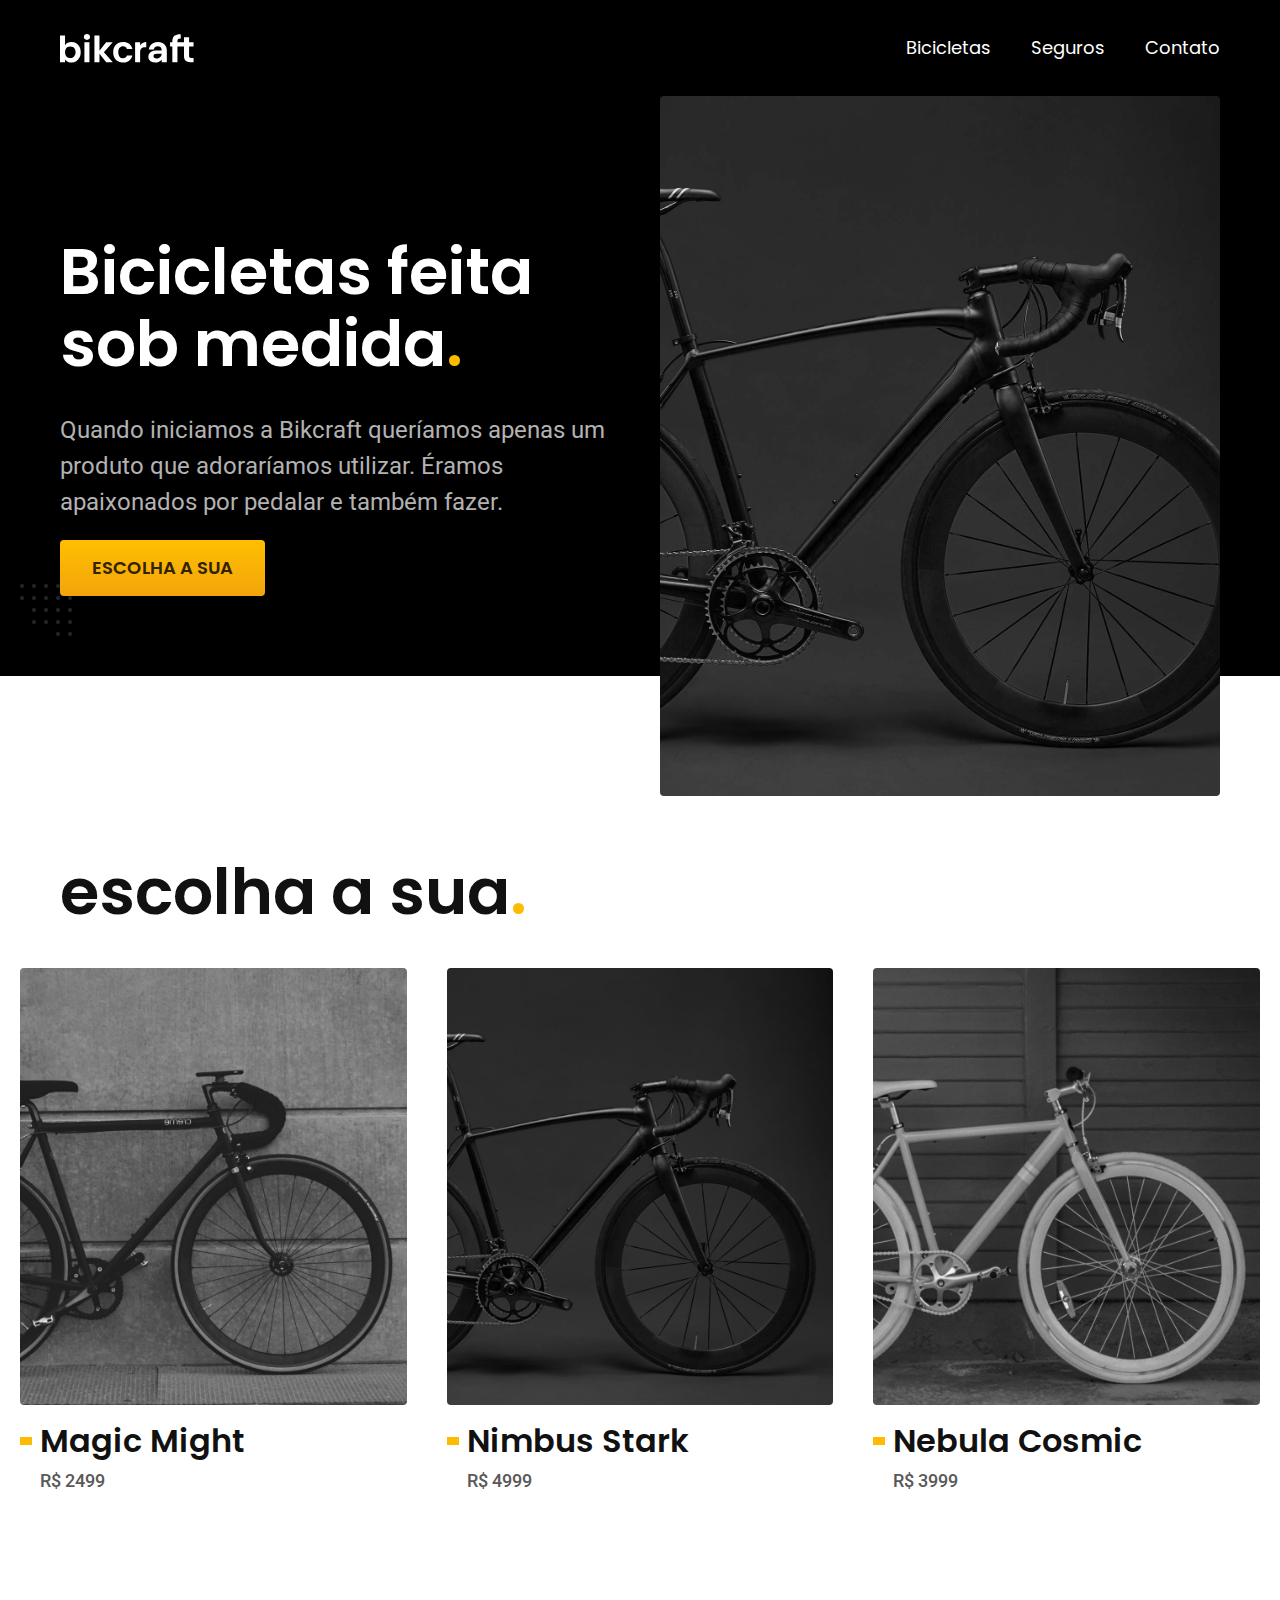
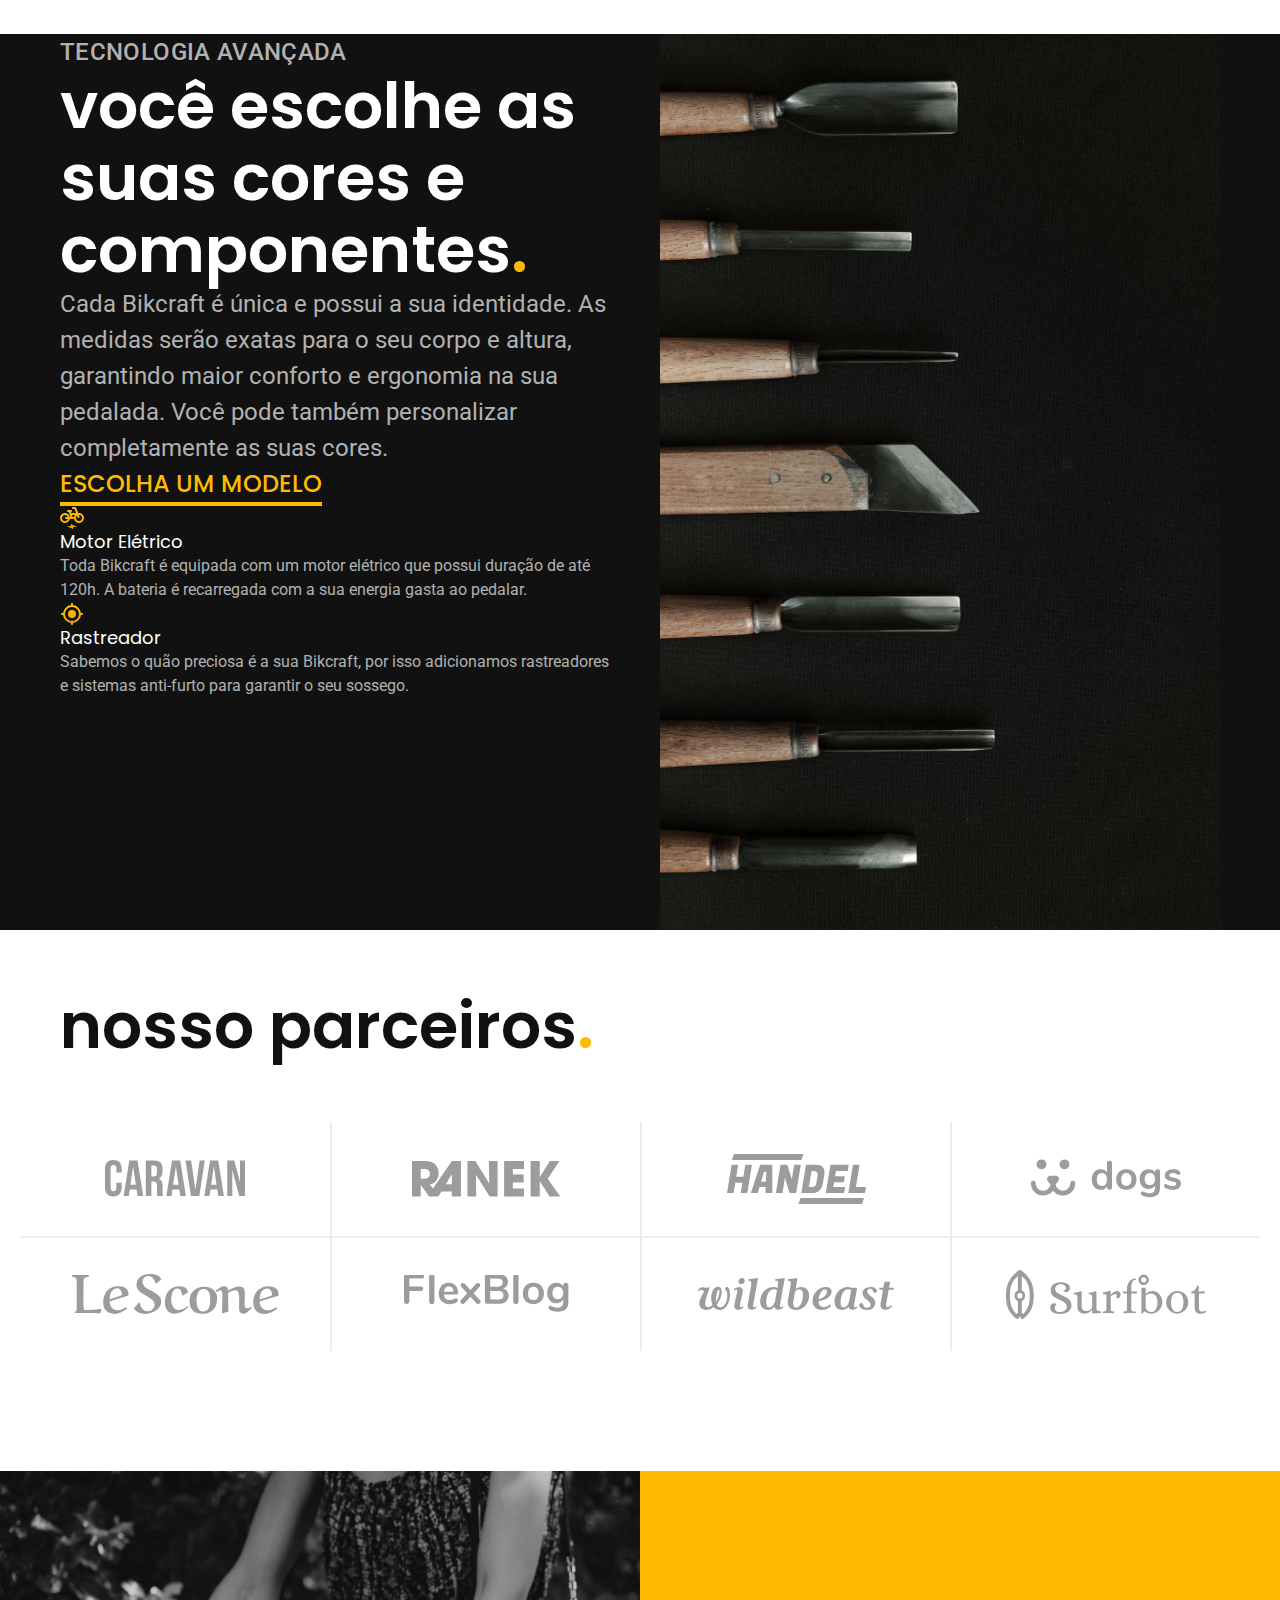
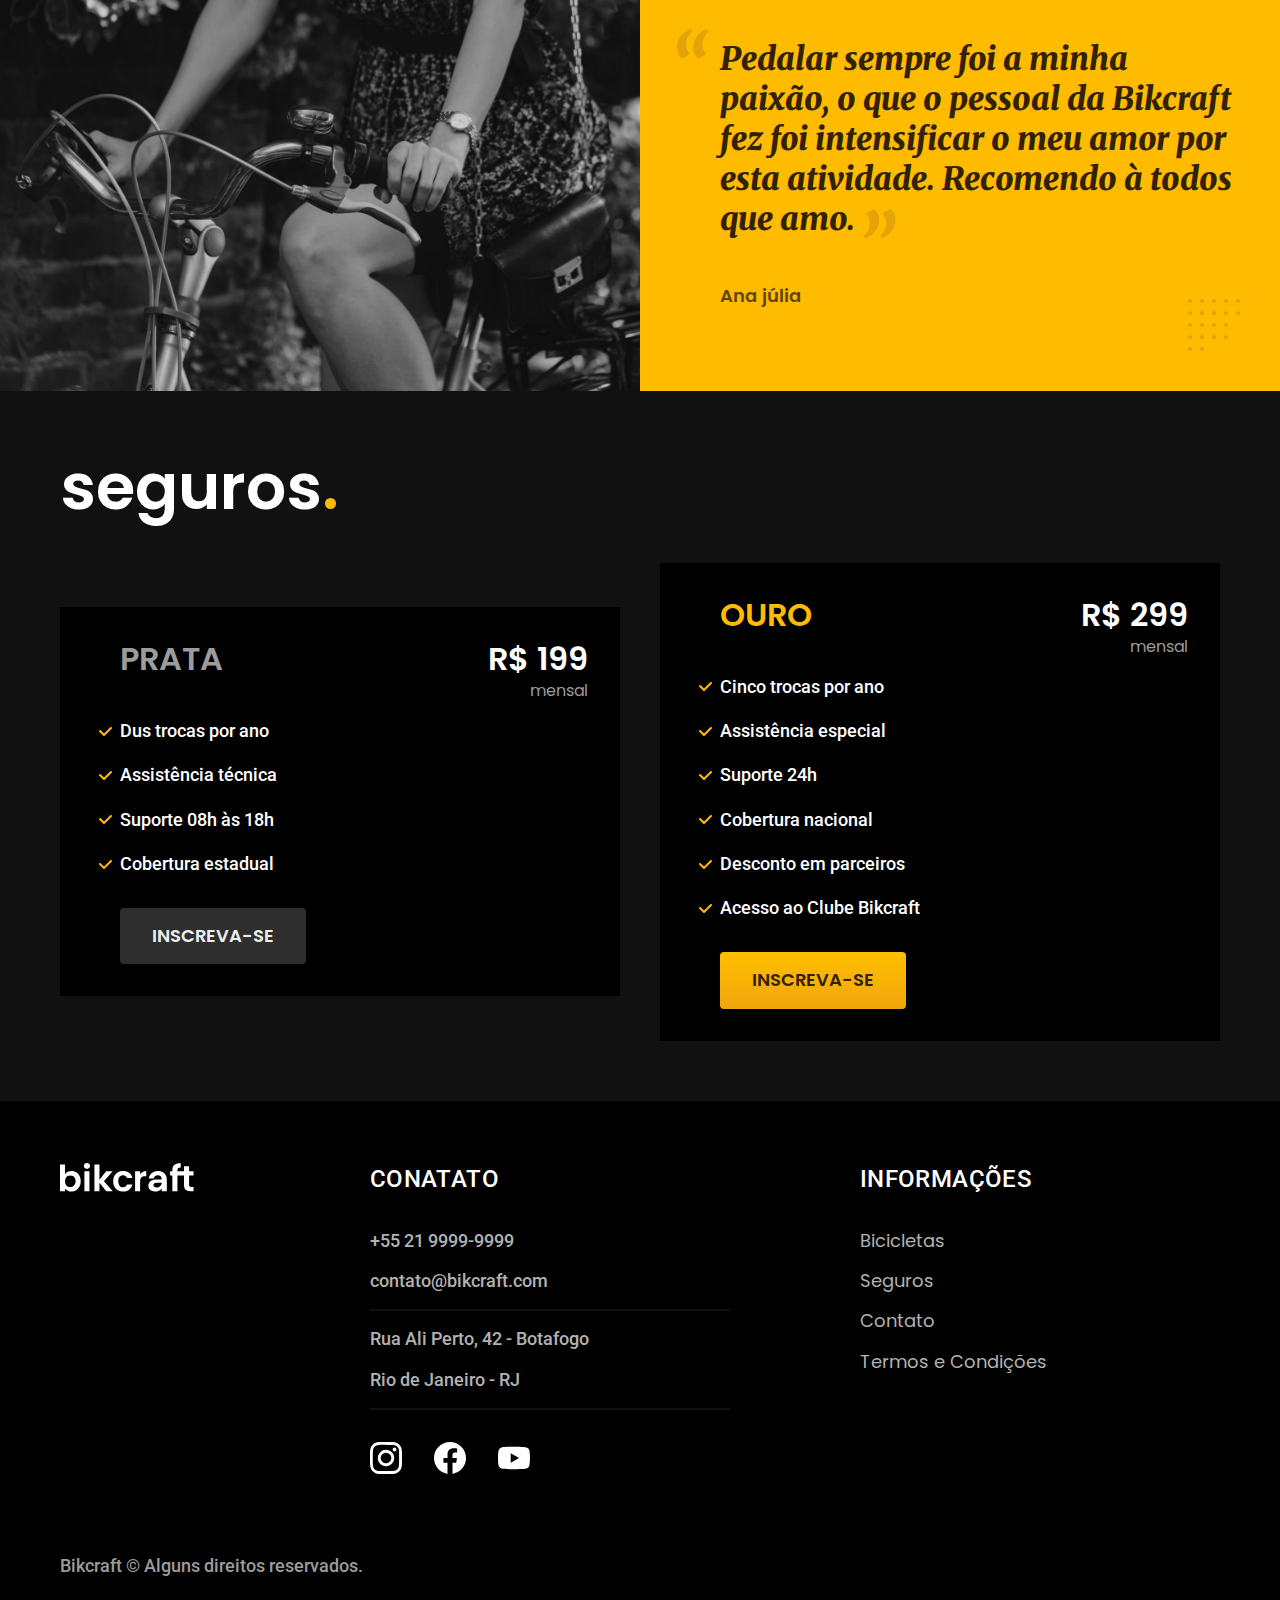
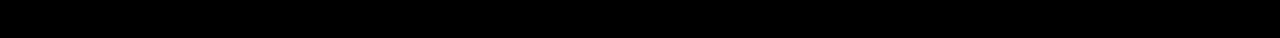
<file: index.html>
<!DOCTYPE html>

<html lang="pt-br">

<head>
  <meta charset="UTF-8">
  <meta name="viewport" content="width=device-width, initial-scale=1.0">
  <title>Bikcraft - Bicicletas Elétricas</title>
  <meta name="description" content="Quando iniciamos a Bikcraft queríamos apenas um produto que adoraríamos utilizar. Éramos apaixonados por pedalar e também fazer.">

  <link rel="preload" href="./css/style.css" as="style">
  <link rel="stylesheet" href="./css/style.css">

  <link rel="preconnect" href="https://fonts.googleapis.com">
  <link rel="preconnect" href="https://fonts.gstatic.com" crossorigin>
  <link href="https://fonts.googleapis.com/css2?family=Fira+Sans:wght@400;700&family=Merriweather:ital,wght@1,900&family=Poppins:wght@400;600&family=Roboto:wght@400;500&display=swap" rel="stylesheet">

</head>

<body>
  <header class="header-bg">
    <div class="header container">
      <a href="./">
        <img src="./img/bikcraft.svg" width="136" height="32" alt="Bikcraft">
      </a>
      <nav aria-laber="primaria">
        <ul class="header-menu font-1-m cor-0">
          <li><a href="./bicicletas.html">Bicicletas</a></li>
          <li><a href="./seguros.html">Seguros</a></li>
          <li><a href="./contato.html">Contato</a></li>
        </ul>
      </nav>
    </div>
  </header>

  <main class="introducao-bg">
    <div class="introducao container">
      <div class="introducao-conteudo">
        <h1 class="font-1-xxl cor-0 fadeInDown" data-anime="200">Bicicletas feita sob medida<span class="cor-p1">.</span></h1>
        <p class="font-2-l cor-5 fadeInDown" data-anime="400">Quando iniciamos a Bikcraft queríamos apenas um produto que adoraríamos utilizar. Éramos apaixonados por pedalar e também fazer.</p>
        <a class="botao fadeInDown" data-anime="600" href="./bicicletas.html">Escolha a sua</a>
      </div>
      <picture class="fadeInDown" data-anime="800">
        <source media="(max-width: 800px)" srcset="./img/bicicletas/nimbus.jpg">
        <img src="./img/fotos/introducao.jpg" width="1280" height="1600" alt="Bicicleta elétrica preta.">
      </picture>
    </div>
  </main>

  <article class="bicicletas-listas">
    <h2 class="container font-1-xxl">escolha a sua<span class="cor-p1">.</span></h2>

    <ul>
      <li>
        <a href="./bicicletas/magic.html">
          <img src="./img/bicicletas/magic-home.jpg" width="920" height="1040" alt="Bicicleta preta">
          <h3 class="font-1-xl">Magic Might</h3>
          <span class="font-2-m cor-8">R$ 2499</span>
        </a>
      </li>
      <li>
        <a href="./bicicletas/nimbus.html">
          <img src="./img/bicicletas/nimbus-home.jpg" width="920" height="1040" alt="Bicicleta preta">
          <h3 class="font-1-xl">Nimbus Stark</h3>
          <span class="font-2-m cor-8">R$ 4999</span>
        </a>
      </li>
      <li>
        <a href="./bicicletas/nebula.html">
          <img src="./img/bicicletas/nebula-home.jpg" width="920" height="1040" alt="Bicicleta preta">
          <h3 class="font-1-xl">Nebula Cosmic</h3>
          <span class="font-2-m cor-8">R$ 3999</span>
        </a>
      </li>
    </ul>
  </article>

  <article class="tecnologia-bg">
    <div class="tecnologia container">
      <div class="tecnologia-conteudo">
        <span class="font-2-l-b cor-5">Tecnologia Avançada</span>
        <h2 class="font-1-xxl cor-0">você escolhe as suas cores e componentes<span class="cor-p1">.</span></h2>
        <p class="font-2-l cor-5">Cada Bikcraft é única e possui a sua identidade. As medidas serão exatas para o seu corpo e altura, garantindo maior conforto e ergonomia na sua pedalada. Você pode também personalizar completamente as suas cores.</p>
        <a class="link" href="./bicicletas.html">Escolha um modelo</a>
        <div class="tecnologia-vantagens">
          <div>
            <img src="./img/icones/eletrica.svg" width="24" height="24" alt="">
            <h3 class="font-1-m cor-0">Motor Elétrico</h3>
            <p class="font-2-s cor-5">Toda Bikcraft é equipada com um motor elétrico que possui duração de até 120h. A bateria é recarregada com a sua energia gasta ao pedalar.</p>
          </div>
          <div>
            <img src="./img/icones/rastreador.svg" width="24" height="24" alt="">
            <h3 class="font-1-m cor-0">Rastreador</h3>
            <p class="font-2-s cor-5">Sabemos o quão preciosa é a sua Bikcraft, por isso adicionamos rastreadores e sistemas anti-furto para garantir o seu sossego.</p>
          </div>
        </div>
      </div>

      <div class="tecnologia-imagem">
        <img src="./img/fotos/tecnologia.jpg" width="1200" height="1920" alt="">
      </div>
    </div>
  </article>

  <section class="parceiros" aria-label="Nossos Parceiros">
    <h2 class="container font-1-xxl">nosso parceiros<span class="cor-p1">.</span></h2>
    <ul>
      <li><img src="./img/parceiros/caravan.svg" width="140" height="38" alt="caravan"></li>
      <li><img src="./img/parceiros/ranek.svg" width="149" height="36" alt="ranek"></li>
      <li><img src="./img/parceiros/handel.svg" width="139" height="50" alt="handel"></li>
      <li><img src="./img/parceiros/dogs.svg" width="152" height="39" alt="dogs"></li>
      <li><img src="./img/parceiros/lescone.svg" width="208" height="41" alt="lescone"></li>
      <li><img src="./img/parceiros/flexblog.svg" width="165" height="38" alt="flexblog"></li>
      <li><img src="./img/parceiros/wildbeast.svg" width="196" height="34" alt="wildbeast"></li>
      <li><img src="./img/parceiros/surfbot.svg" width="200" height="49" alt="surfbot"></li>
    </ul>
  </section>

  <section class="depoimento" aria-label="Depoimento">
    <div>
      <img src="./img/fotos/depoimento.jpg" width="1560" height="1360" alt="Pessoa pedalando uma bicicleta Bikcraft">
    </div>
    <div class="depoimento-conteudo">
      <blockquote class="font-1-xl cor-p5">
        <p>
          Pedalar sempre foi a minha paixão, o que o pessoal da Bikcraft fez foi intensificar o meu amor por esta atividade. Recomendo à todos que amo.
        </p>
        <span class="font-1-m-b cor-p4">Ana júlia</span>
      </blockquote>
    </div>
  </section>

  <article class="seguros-bg">
    <div class="seguros container">
      <h2 class="font-1-xxl cor-0">seguros<span class="cor-p1">.</span></h2>
      <div class="seguros-item">
        <h3 class="font-1-xl cor-6">PRATA</h3>
        <span class="font-1-xl cor-0">R$ 199 <span class="font-1-s cor-6">mensal</span></span>
        <ul class="font-2-m cor-0">
          <li>Dus trocas por ano</li>
          <li>Assistência técnica</li>
          <li>Suporte 08h às 18h</li>
          <li>Cobertura estadual</li>
        </ul>
        <a class="botao secundario" href="./orcamento.html">Inscreva-se</a>
      </div>

      <div class="seguros-item">
        <h3 class="font-1-xl cor-p1">OURO</h3>
        <span class="font-1-xl cor-0">R$ 299 <span class="font-1-s cor-6">mensal</span></span>
        <ul class="font-2-m cor-0">
          <li>Cinco trocas por ano</li>
          <li>Assistência especial</li>
          <li>Suporte 24h</li>
          <li>Cobertura nacional</li>
          <li>Desconto em parceiros</li>
          <li>Acesso ao Clube Bikcraft</li>
        </ul>
        <a class="botao" href="./orcamento.html">Inscreva-se</a>
      </div>
    </div>
  </article>

  <footer class="footer-bg">
    <div class="footer container">
      <img src="./img/bikcraft.svg" width="136" height="32" alt="Bikcraft">
      <div class="footer-contato">
        <h3 class="font-2-l-b cor-0">Conatato</h3>
        <ul class="font-2-m cor-5">
          <li><a href="tel:+552199999999">+55 21 9999-9999</a></li>
          <li><a href="mailto:contato@bikcraft.com">contato@bikcraft.com</a></li>
          <li>Rua Ali Perto, 42 - Botafogo</li>
          <li>Rio de Janeiro - RJ</li>
        </ul>
        <div class="footer-redes">
          <a href="./">
            <img src="./img/redes/instagram.svg" width="32" height="32" alt="Instagram">
          </a>
          <a href="./">
            <img src="./img/redes/facebook.svg" width="32" height="32" alt="Facebook">
          </a>
          <a href="./">
            <img src="./img/redes/youtube.svg" width="32" height="32" alt="Youtube">
          </a>
        </div>
      </div>
      <div class="footer-informacoes">
        <h3 class="font-2-l-b cor-0">Informações</h3>
        <nav>
          <ul class="font-1-m cor-5">
            <li><a href="./bicicletas.html">Bicicletas</a></li>
            <li><a href="./seguros.html">Seguros</a></li>
            <li><a href="./contato.html">Contato</a></li>
            <li><a href="./termos.html">Termos e Condições</a></li>
          </ul>
        </nav>
      </div>
      <p class="footer-copy font-2-m cor-6">Bikcraft © Alguns direitos reservados.</p>
    </div>
  </footer>

  <script src="./js/plugins/simple-anime.js"></script>
  <script src="./js/script.js"></script>
</body>


</html>
</file>
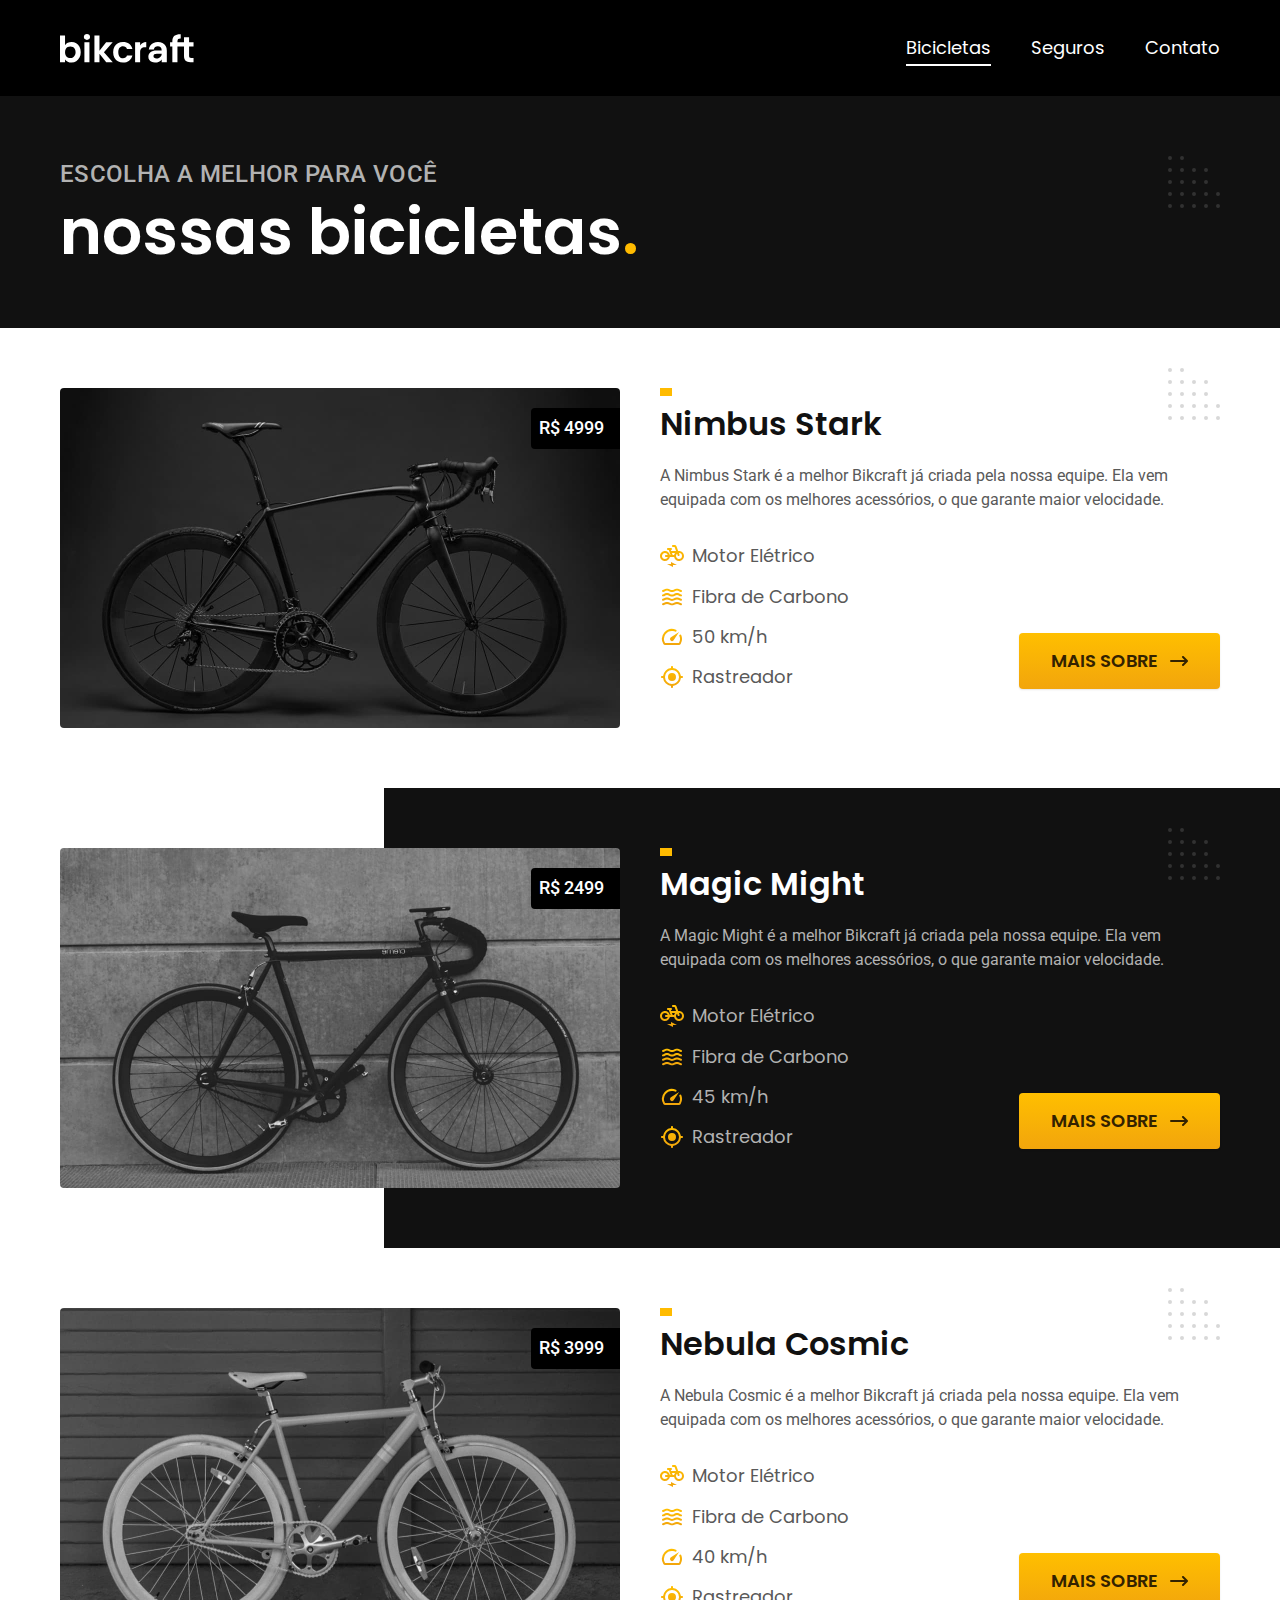
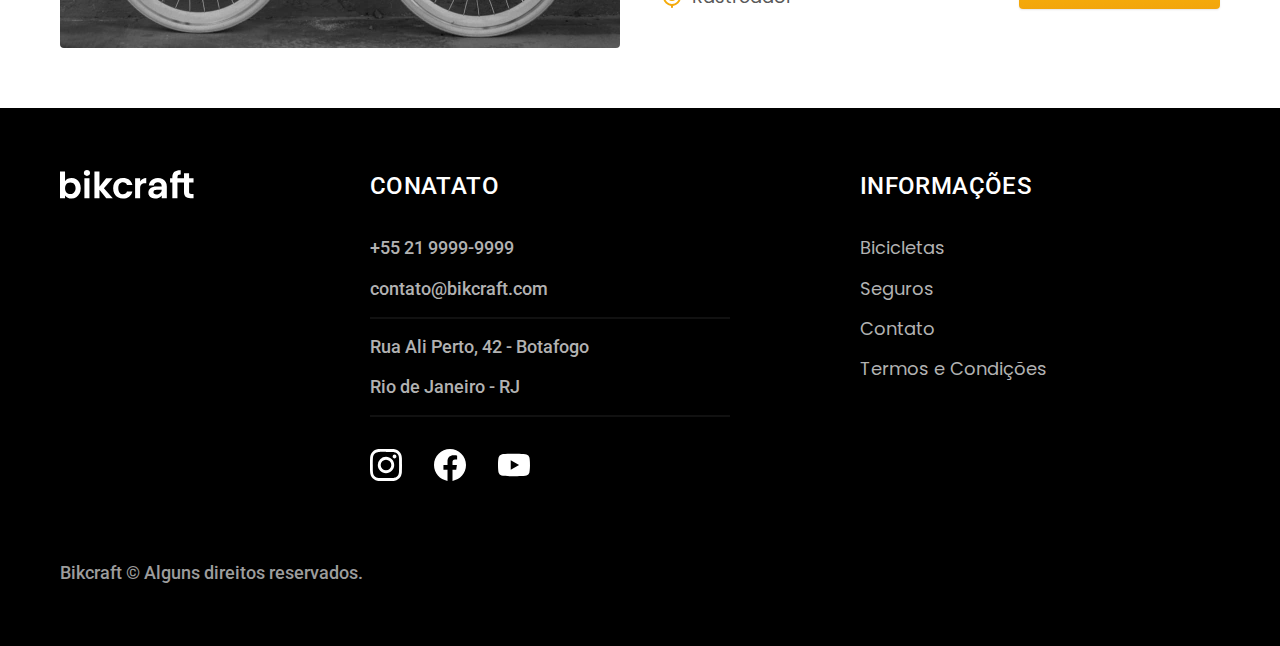
<file: bicicletas.html>
<!DOCTYPE html>

<html lang="pt-br">

<head>
  <meta charset="UTF-8">
  <meta name="viewport" content="width=device-width, initial-scale=1.0">
  <title>Bicicletas | Bikcraft</title>
  <meta name="description" content="Bicicletas.">

    <link rel="icon" href="./favicon.svg" type="image/svg+xml">
  <link rel="preload" href="./css/style.css" as="style">
  <link rel="stylesheet" href="./css/style.css">

  <script>document.documentElement.classList.add("js");</script>

 <link rel="preconnect" href="https://fonts.googleapis.com">
<link rel="preconnect" href="https://fonts.gstatic.com" crossorigin>
<link href="https://fonts.googleapis.com/css2?family=Merriweather:ital,wght@1,900&family=Poppins:wght@400;600&family=Roboto:wght@400;500&display=swap" rel="stylesheet">
</head>

<body id="bicicletas">
  <header class="header-bg">
    <div class="header container">
      <a href="./">
        <img src="./img/bikcraft.svg" width="136" height="32" alt="Bikcraft">
      </a>
      <nav aria-laber="primaria">
        <ul class="header-menu font-1-m cor-0">
          <li><a href="./bicicletas.html">Bicicletas</a></li>
          <li><a href="./seguros.html">Seguros</a></li>
          <li><a href="./contato.html">Contato</a></li>
        </ul>
      </nav>
    </div>
  </header>

  <main>
    <div class="titulo-bg">
      <div class="titulo container">
        <p class="font-2-l-b cor-5">Escolha a melhor para você</p>
        <h1 class="font-1-xxl cor-0">nossas bicicletas<span class="cor-p1">.</span></h1>
      </div>
    </div>

      <div class="bicicletas container">
        <div class="bicicletas-imagem">
          <img src="./img/bicicletas/nimbus.jpg" width="1120" height="680" alt="Bicicleta preta">
          <span class="font-2-m cor-0">R$ 4999</span>
        </div>
        <div class="bicicletas-conteudo">
          <h2 class="font-1-xl">Nimbus Stark</h2>
          <p class="font-2-s cor-8">A Nimbus Stark é a melhor Bikcraft já criada pela nossa equipe. Ela vem equipada com os melhores acessórios, o que garante maior velocidade.</p>
          <ul class="font-1-m cor-8">
            <li><img src="./img/icones/eletrica.svg" width="32" height="32" alt="">Motor Elétrico</li>
            <li><img src="./img/icones/carbono.svg" width="32" height="32" alt="">Fibra de Carbono</li>
            <li><img src="./img/icones/velocidade.svg" width="32" height="32" alt="">50 km/h</li>
            <li><img src="./img/icones/rastreador.svg" width="32" height="32" alt="">Rastreador</li>
          </ul>
          <a class="botao seta" href="./bicicletas/nimbus.html">Mais Sobre</a>
        </div>
      </div>
    
    <div class="bicicletas-bg">
      <div class="bicicletas container">
        <div class="bicicletas-imagem">
          <img src="./img/bicicletas/magic.jpg" width="1120" height="680" alt="Bicicleta preta">
          <span class="font-2-m cor-0">R$ 2499</span>
        </div>
        <div class="bicicletas-conteudo">
          <h2 class="font-1-xl cor-0">Magic Might</h2>
          <p class="font-2-s cor-5">A Magic Might é a melhor Bikcraft já criada pela nossa equipe. Ela vem equipada com os melhores acessórios, o que garante maior velocidade.</p>
          <ul class="font-1-m cor-5">
            <li><img src="./img/icones/eletrica.svg" width="32" height="32" alt="">Motor Elétrico</li>
            <li><img src="./img/icones/carbono.svg" width="32" height="32" alt="">Fibra de Carbono</li>
            <li><img src="./img/icones/velocidade.svg" width="32" height="32" alt="">45 km/h</li>
            <li><img src="./img/icones/rastreador.svg" width="32" height="32" alt="">Rastreador</li>
          </ul>
          <a class="botao seta" href="./bicicletas/magic.html">Mais Sobre</a>
        </div>
      </div>
    </div>

      <div class="bicicletas container">
        <div class="bicicletas-imagem">
          <img src="./img/bicicletas/nebula.jpg" width="1120" height="680" alt="Bicicleta preta">
          <span class="font-2-m cor-0">R$ 3999</span>
        </div>
        <div class="bicicletas-conteudo">
          <h2 class="font-1-xl">Nebula Cosmic</h2>
          <p class="font-2-s cor-8">A Nebula Cosmic é a melhor Bikcraft já criada pela nossa equipe. Ela vem equipada com os melhores acessórios, o que garante maior velocidade.</p>
          <ul class="font-1-m cor-8">
            <li><img src="./img/icones/eletrica.svg" width="32" height="32" alt="">Motor Elétrico</li>
            <li><img src="./img/icones/carbono.svg" width="32" height="32" alt="">Fibra de Carbono</li>
            <li><img src="./img/icones/velocidade.svg" width="32" height="32" alt="">40 km/h</li>
            <li><img src="./img/icones/rastreador.svg" width="32" height="32" alt="">Rastreador</li>
          </ul>
          <a class="botao seta" href="./bicicletas/nebula.html">Mais Sobre</a>
        </div>
      </div>
    
  </main>

  <footer class="footer-bg">
    <div class="footer container">
      <img src="./img/bikcraft.svg" width="136" height="32" alt="Bikcraft">
      <div class="footer-contato">
        <h3 class="font-2-l-b cor-0">Conatato</h3>
        <ul class="font-2-m cor-5">
          <li><a href="tel:+552199999999">+55 21 9999-9999</a></li>
          <li><a href="mailto:contato@bikcraft.com">contato@bikcraft.com</a></li>
          <li>Rua Ali Perto, 42 - Botafogo</li>
          <li>Rio de Janeiro - RJ</li>
        </ul>
        <div class="footer-redes">
          <a href="./">
            <img src="./img/redes/instagram.svg" width="32" height="32" alt="Instagram">
          </a>
          <a href="./">
            <img src="./img/redes/facebook.svg" width="32" height="32" alt="Facebook">
          </a>
          <a href="./">
            <img src="./img/redes/youtube.svg" width="32" height="32" alt="Youtube">
          </a>
        </div>
      </div>
      <div class="footer-informacoes">
        <h3 class="font-2-l-b cor-0">Informações</h3>
        <nav>
          <ul class="font-1-m cor-5">
            <li><a href="./bicicletas.html">Bicicletas</a></li>
            <li><a href="./seguros.html">Seguros</a></li>
            <li><a href="./contato.html">Contato</a></li>
            <li><a href="./termos.html">Termos e Condições</a></li>
          </ul>
        </nav>
      </div>
      <p class="footer-copy font-2-m cor-6">Bikcraft © Alguns direitos reservados.</p>
    </div>
  </footer>
<script src="./js/script.js"></script>
</body>


</html>
</file>
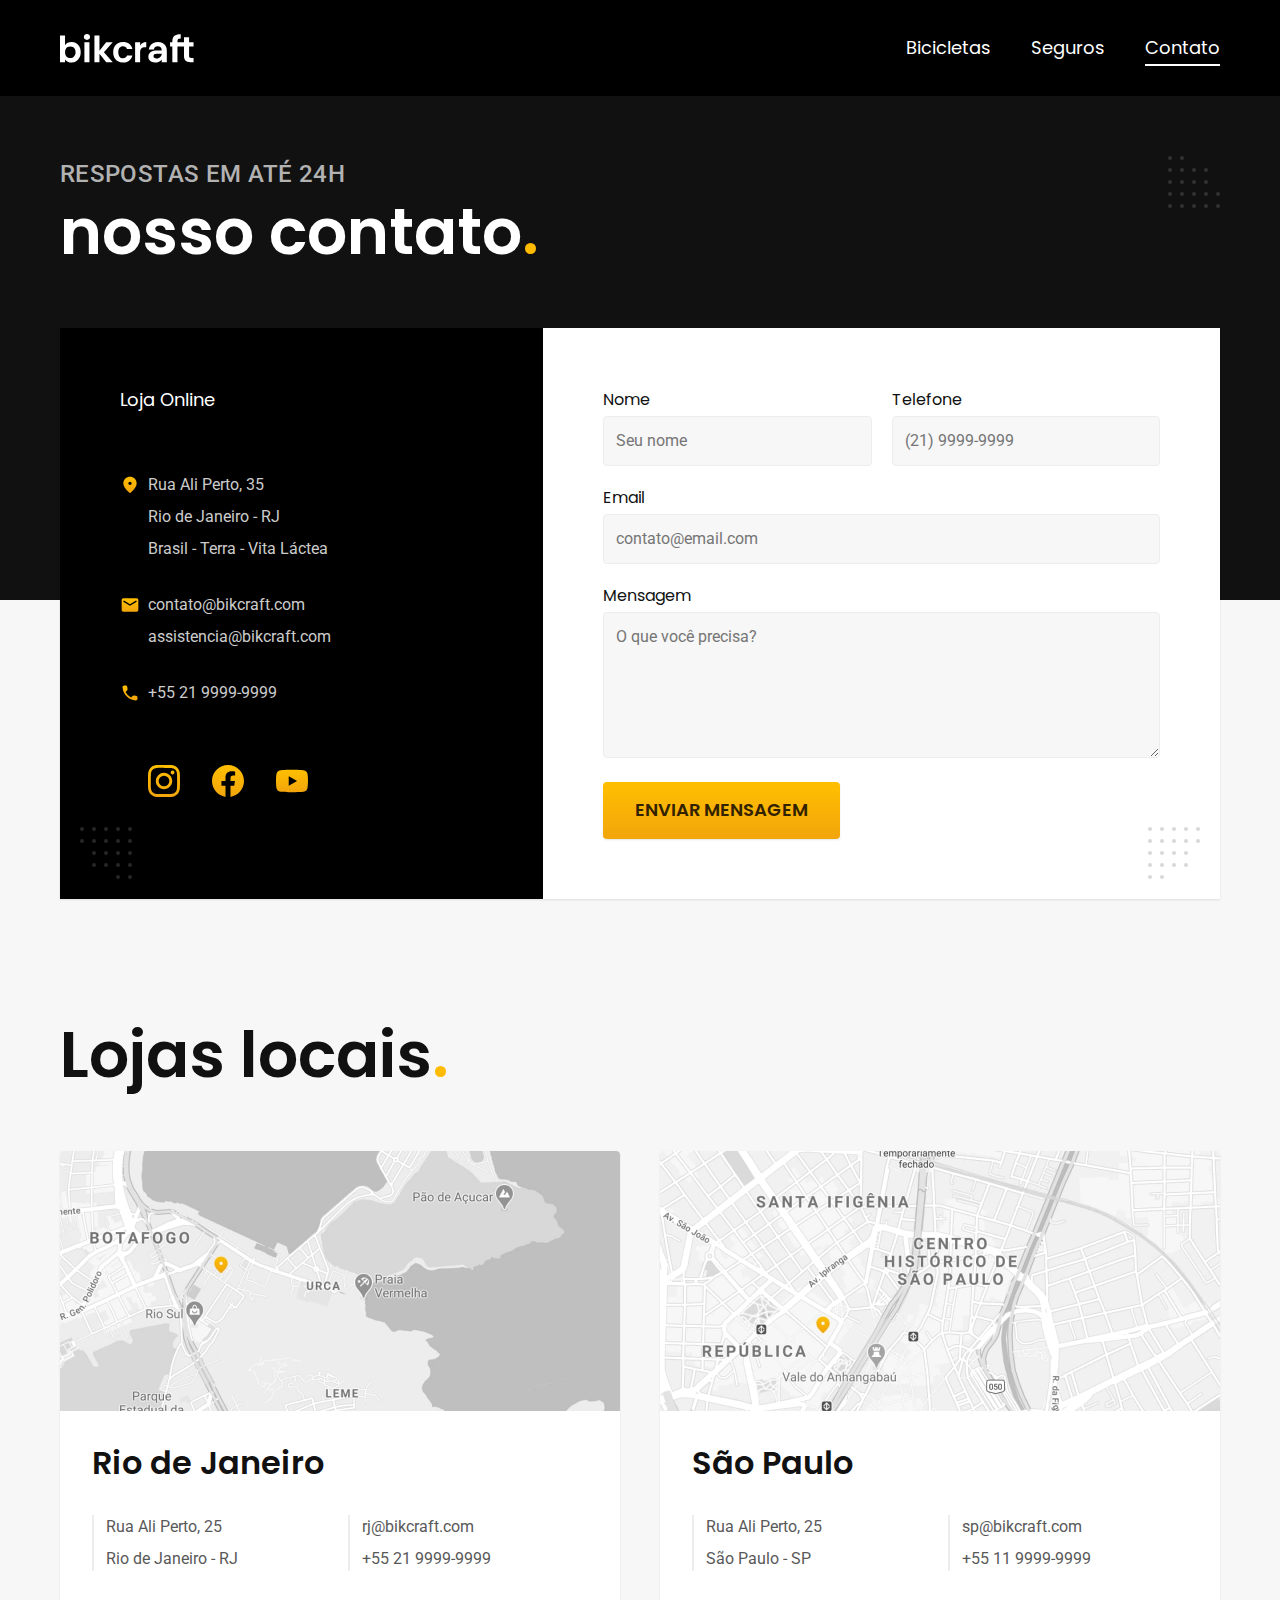
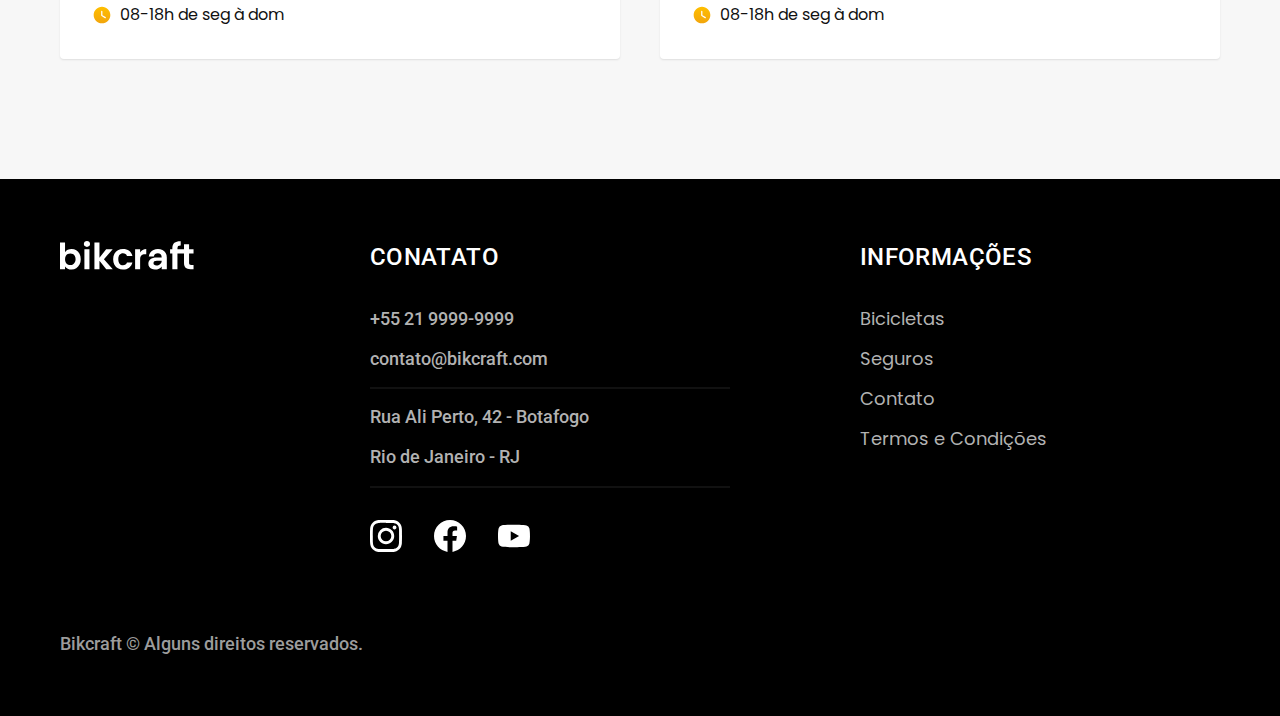
<file: contato.html>
<!DOCTYPE html>

<html lang="pt-br">

<head>
  <meta charset="UTF-8">
  <meta name="viewport" content="width=device-width, initial-scale=1.0">
  <title>Contato | Bikcraft</title>
  <meta name="description" content="Contato.">

    <link rel="icon" href="./favicon.svg" type="image/svg+xml">
  <link rel="preload" href="./css/style.css" as="style">
  <link rel="stylesheet" href="./css/style.css">

  <script>document.documentElement.classList.add("js");</script>

 <link rel="preconnect" href="https://fonts.googleapis.com">
<link rel="preconnect" href="https://fonts.gstatic.com" crossorigin>
<link href="https://fonts.googleapis.com/css2?family=Merriweather:ital,wght@1,900&family=Poppins:wght@400;600&family=Roboto:wght@400;500&display=swap" rel="stylesheet">
</head>

<body id="contato">
  <header class="header-bg">
    <div class="header container">
      <a href="./">
        <img src="./img/bikcraft.svg" width="136" height="32" alt="Bikcraft">
      </a>
      <nav aria-laber="primaria">
        <ul class="header-menu font-1-m cor-0">
          <li><a href="./bicicletas.html">Bicicletas</a></li>
          <li><a href="./seguros.html">Seguros</a></li>
          <li><a href="./contato.html">Contato</a></li>
        </ul>
      </nav>
    </div>
  </header>

  <main>
    <div class="titulo-bg">
      <div class="titulo container">
        <p class="font-2-l-b cor-5">Respostas em até 24h</p>
        <h1 class="font-1-xxl cor-0">nosso contato<span class="cor-p1">.</span></h1>
      </div>
    </div>

    <div class="contato container">
      <section class="contato-dados" aria-label="Endereço">
        <h2 class="font-1-m cor-0">Loja Online</h2>
        <div class="contato-endereco font-2-s cor-4">
          <p>Rua Ali Perto, 35</p>
          <p>Rio de Janeiro - RJ</p>
          <p>Brasil - Terra - Vita Láctea</p>
        </div>
        <address class="contato-meios font-2-s cor-4">
          <a href="mailto:contato@bikcraft.com">contato@bikcraft.com</a>
          <a href="mailto:assistencia@bikcraft.com">assistencia@bikcraft.com</a>
          <a href="tel:+552199999999">+55 21 9999-9999</a>
        </address>
        <div class="contato-redes">
          <a href="./">
            <img src="./img/redes/instagram-p.svg" width="32" height="32" alt="Instagram">
          </a>
          <a href="./">
            <img src="./img/redes/facebook-p.svg" width="32" height="32" alt="Facebook">
          </a>
          <a href="./">
            <img src="./img/redes/youtube-p.svg" width="32" height="32" alt="Youtube">
          </a>
        </div>
      </section>
      <section class="contato-formulario" aria-label="Formulário">
        <form class="form" action="./contato.html">
        <div>
          <label for="nome">Nome</label>
          <input type="text" id="nome" name="nome" placeholder="Seu nome">
        </div>
        <div>
          <label for="telefone">Telefone</label>
          <input type="text" id="telefone" name="telefone" placeholder="(21) 9999-9999">
        </div>
        <div class="col-2">
          <label for="email">Email</label>
          <input type="email" id="email" name="email" placeholder="contato@email.com">
        </div>
        <div class="col-2">
          <label for="mensagem">Mensagem</label>
          <textarea rows="5" id="mensagem" name="mensagem" placeholder="O que você precisa?"></textarea>
        </div>
      
        <button class="botao col-2">Enviar Mensagem</button>
      </form>
      </section>
    </div>

  </main>

<article class="lojas container">
  <h2 class="font-1-xxl">Lojas locais<span class="cor-p1">.</span></h2>
  <div class="lojas-item">
    <img src="./img/lojas/rj.jpg" width="1120" height="520" alt="mapa marcando o endereço em Rua Ali Perto, 25 - Rio de Janeiro - RJ">
    <div class="lojas-conteudo">
      <h3 class="font-1-xl">Rio de Janeiro</h3>
    <div class="lojas-dados font-2-s cor-8">
      <p>Rua Ali Perto, 25</p>
      <p>Rio de Janeiro - RJ</p>
    </div>
    <div class="lojas-dados font-2-s cor-8">
      <a href="mailto:rj@bikcraft.com">rj@bikcraft.com</a>
      <a href="tel:+552199999999">+55 21 9999-9999</a>
    </div>
    <p class="lojas-tempo font-1-s"><img src="./img/icones/horario.svg" width="20" height="20" alt=""> 08-18h de seg à dom</p>
  </div>
  </div>

  <div class="lojas-item">
    <img src="./img/lojas/sp.jpg" width="1120" height="520" alt="mapa marcando o endereço em Rua Ali Perto, 25 - São Paulo - SP">
    <div class="lojas-conteudo">
      <h3 class="font-1-xl">São Paulo</h3>
    <div class="lojas-dados font-2-s cor-8">
      <p>Rua Ali Perto, 25</p>
      <p>São Paulo - SP</p>
    </div>
    <div class="lojas-dados font-2-s cor-8">
      <a href="mailto:sp@bikcraft.com">sp@bikcraft.com</a>
      <a href="tel:+551199999999">+55 11 9999-9999</a>
    </div>
    <p class="lojas-tempo font-1-s"><img src="./img/icones/horario.svg" width="20" height="20" alt=""> 08-18h de seg à dom</p>
  </div>
  </div>
</article>

  <footer class="footer-bg">
    <div class="footer container">
      <img src="./img/bikcraft.svg" width="136" height="32" alt="Bikcraft">
      <div class="footer-contato">
        <h3 class="font-2-l-b cor-0">Conatato</h3>
        <ul class="font-2-m cor-5">
          <li><a href="tel:+552199999999">+55 21 9999-9999</a></li>
          <li><a href="mailto:contato@bikcraft.com">contato@bikcraft.com</a></li>
          <li>Rua Ali Perto, 42 - Botafogo</li>
          <li>Rio de Janeiro - RJ</li>
        </ul>
        <div class="footer-redes">
          <a href="./">
            <img src="./img/redes/instagram.svg" width="32" height="32" alt="Instagram">
          </a>
          <a href="./">
            <img src="./img/redes/facebook.svg" width="32" height="32" alt="Facebook">
          </a>
          <a href="./">
            <img src="./img/redes/youtube.svg" width="32" height="32" alt="Youtube">
          </a>
        </div>
      </div>
      <div class="footer-informacoes">
        <h3 class="font-2-l-b cor-0">Informações</h3>
        <nav>
          <ul class="font-1-m cor-5">
            <li><a href="./bicicletas.html">Bicicletas</a></li>
            <li><a href="./seguros.html">Seguros</a></li>
            <li><a href="./contato.html">Contato</a></li>
            <li><a href="./termos.html">Termos e Condições</a></li>
          </ul>
        </nav>
      </div>
      <p class="footer-copy font-2-m cor-6">Bikcraft © Alguns direitos reservados.</p>
    </div>
  </footer>
<script src="./js/script.js"></script>
</body>


</html>
</file>
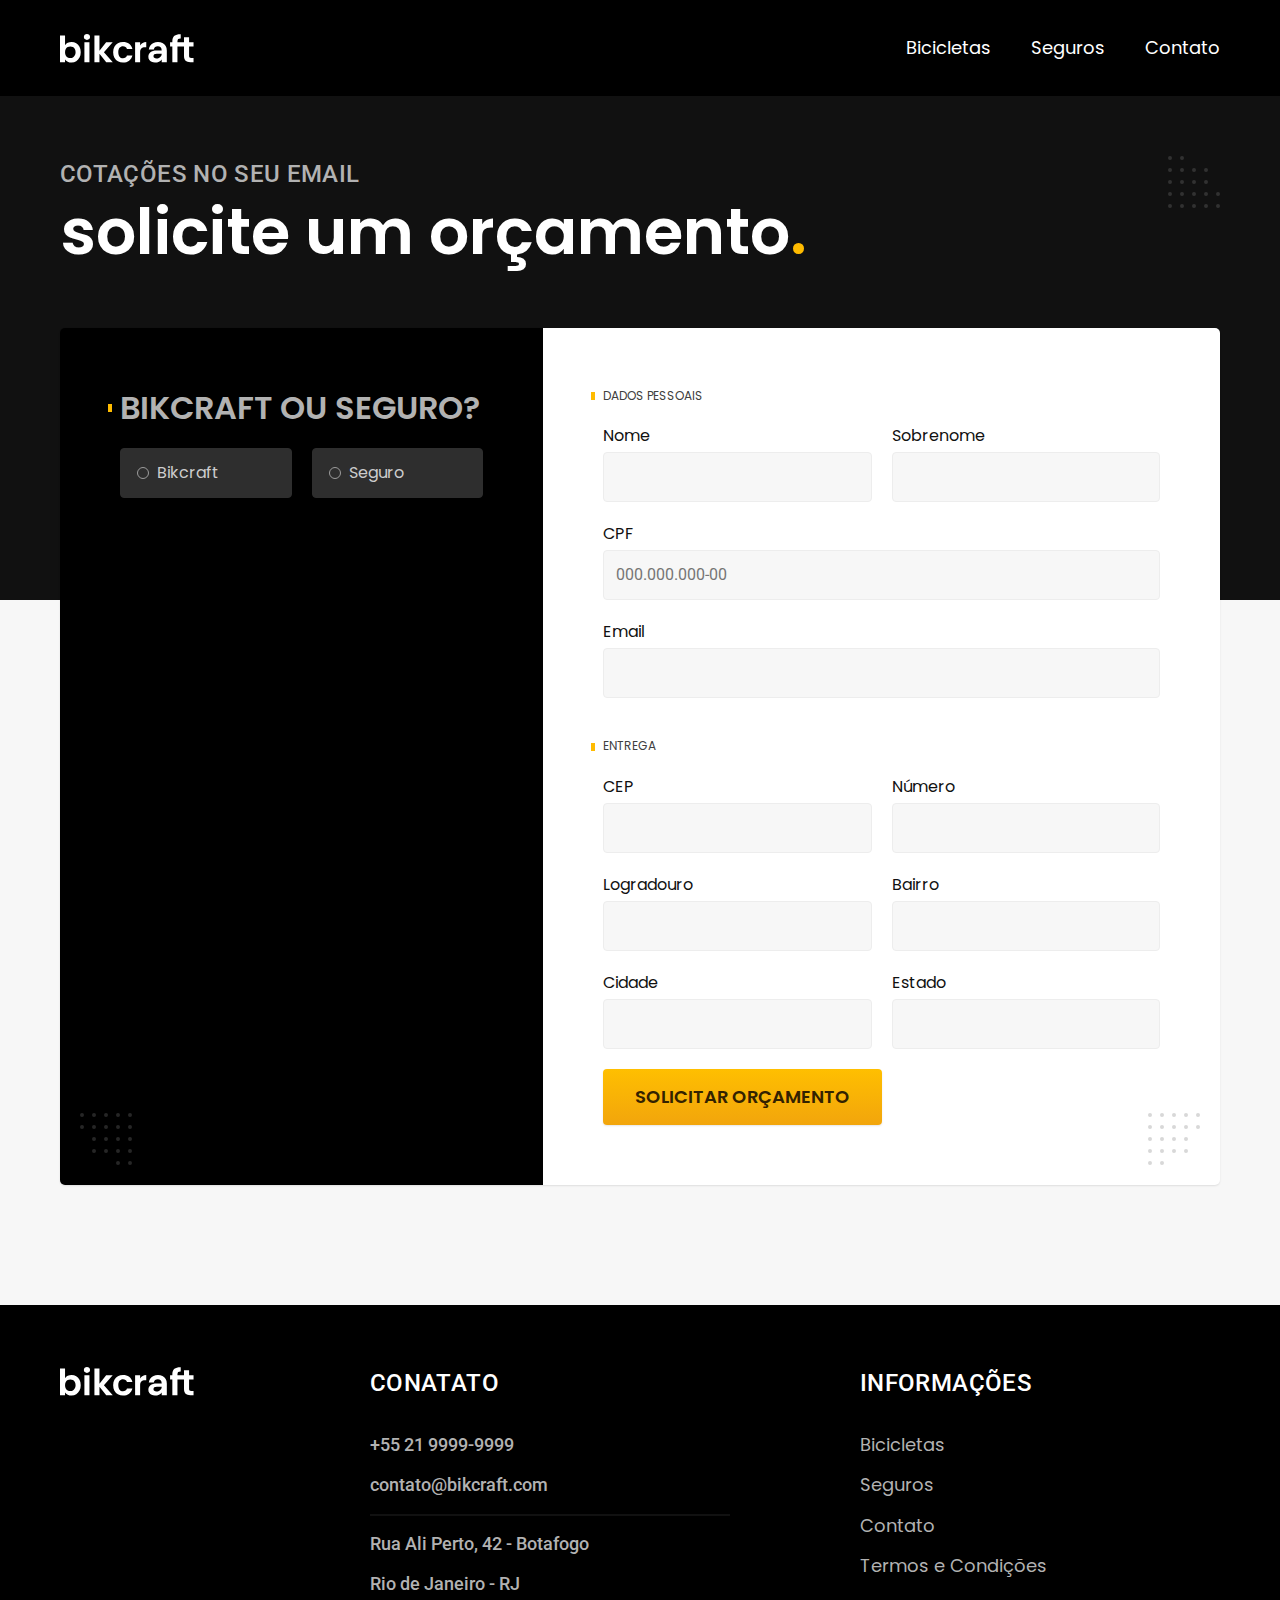
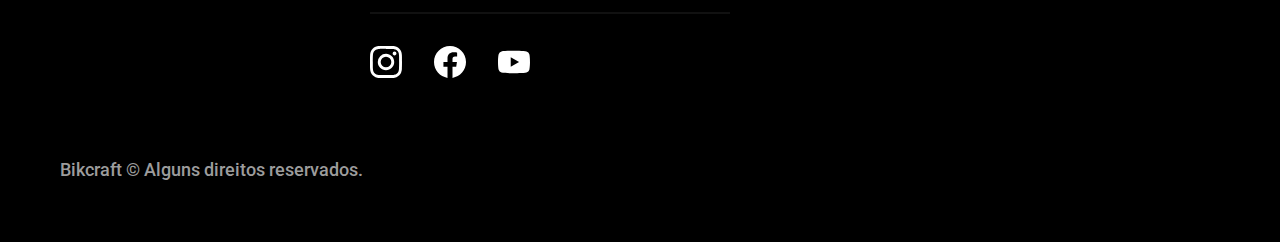
<file: orcamento.html>
<!DOCTYPE html>

<html lang="pt-br">

<head>
  <meta charset="UTF-8">
  <meta name="viewport" content="width=device-width, initial-scale=1.0">
  <title>Orçamento | Bikcraft</title>
  <meta name="description" content="Termos e condições.">

    <link rel="icon" href="./favicon.svg" type="image/svg+xml">
  <link rel="preload" href="./css/style.css" as="style">
  <link rel="stylesheet" href="./css/style.css">

  <script>document.documentElement.classList.add("js");</script>

 <link rel="preconnect" href="https://fonts.googleapis.com">
<link rel="preconnect" href="https://fonts.gstatic.com" crossorigin>
<link href="https://fonts.googleapis.com/css2?family=Merriweather:ital,wght@1,900&family=Poppins:wght@400;600&family=Roboto:wght@400;500&display=swap" rel="stylesheet">
</head>

<body id="orcamento">
  <header class="header-bg">
    <div class="header container">
      <a href="./">
        <img src="./img/bikcraft.svg" width="136" height="32" alt="Bikcraft">
      </a>
      <nav aria-laber="primaria">
        <ul class="header-menu font-1-m cor-0">
          <li><a href="./bicicletas.html">Bicicletas</a></li>
          <li><a href="./seguros.html">Seguros</a></li>
          <li><a href="./contato.html">Contato</a></li>
        </ul>
      </nav>
    </div>
  </header>

  <main>
    <div class="titulo-bg">
      <div class="titulo container">
        <p class="font-2-l-b cor-5">Cotações no seu email</p>
        <h1 class="font-1-xxl cor-0">solicite um orçamento<span class="cor-p1">.</span></h1>
      </div>
    </div>

    <form class="orcamento container" action="./">
    <div class="orcamento-produto">
      <h2 class="font-1-xl cor-5">Bikcraft ou Seguro?</h2>
      
      <input type="radio" name="tipo" value="bikcraft" id="bikcraft">
      <label for="bikcraft">Bikcraft</label>

      <input type="radio" name="tipo" value="seguro" id="seguro">
      <label for="seguro">Seguro</label>

      <div class="orcamento-conteudo" id="orcamento-bikcraft">
        <h2 class="font-1-xs cor-5">Escolha a sua</h2>

        <input type="radio" name="produto" value="nimbus" id="nimbus">
        <label for="nimbus">Nimbus Stark <span>R$ 4999</span></label>
        <div class="orcamento-detalhes">
          <ul class="font-1-xs cor-8">
            <li><img src="./img/icones/eletrica.svg" width="32" height="32" alt="">Motor Elétrico</li>
            <li><img src="./img/icones/carbono.svg" width="32" height="32" alt="">Fibra de Carbomo</li>
            <li><img src="./img/icones/velocidade.svg" width="32" height="32" alt="">50km/h</li>
            <li><img src="./img/icones/rastreador.svg" width="32" height="32" alt="">Rastreador</li>
          </ul>
          <img src="./img/bicicletas/nimbus.jpg" width="1120" height="680" alt="Bicicleta preta">
        </div>

        <input type="radio" name="produto" value="magic" id="magic">
        <label for="magic">Magic Might <span>R$ 2499</span></label>
        <div class="orcamento-detalhes">
          <ul class="font-1-xs cor-8">
            <li><img src="./img/icones/eletrica.svg" width="32" height="32" alt="">Motor Elétrico</li>
            <li><img src="./img/icones/carbono.svg" width="32" height="32" alt="">Fibra de Carbomo</li>
            <li><img src="./img/icones/velocidade.svg" width="32" height="32" alt="">45km/h</li>
            <li><img src="./img/icones/rastreador.svg" width="32" height="32" alt="">Rastreador</li>
          </ul>
          <img src="./img/bicicletas/magic.jpg" width="1120" height="680" alt="Bicicleta preta">
        </div>
        
        <input type="radio" name="produto" value="nebula" id="nebula">
        <label for="nebula">Nebula Cosmic <span>R$ 3999</span></label>
        <div class="orcamento-detalhes">
          <ul class="font-1-xs cor-8">
            <li><img src="./img/icones/eletrica.svg" width="32" height="32" alt="">Motor Elétrico</li>
            <li><img src="./img/icones/carbono.svg" width="32" height="32" alt="">Fibra de Carbomo</li>
            <li><img src="./img/icones/velocidade.svg" width="32" height="32" alt="">40km/h</li>
            <li><img src="./img/icones/rastreador.svg" width="32" height="32" alt="">Rastreador</li>
          </ul>
          <img src="./img/bicicletas/nebula.jpg" width="1120" height="680" alt="Bicicleta branca">
        </div>

      </div>

      <div class="orcamento-conteudo" id="orcamento-seguro">
        <h2 class="font-1-xs cor-5">Escolha o plano</h2>

        <input type="radio" name="produto" value="prata" id="prata">
        <label for="prata">Prata <span>R$ 199</span></label>

        <input type="radio" name="produto" value="ouro" id="ouro">
        <label for="ouro">Ouro <span>R$ 299</span></label>

      </div>

    </div>
    <div class="orcamento-dados form">
      <h2 class="font-1-xs cor-9 col-2">dados pessoais</h2>
      <div>
        <label for="nome">Nome</label>
        <input type="text" id="nome" name="nome">
      </div>
      <div>
        <label for="sobrenome">Sobrenome</label>
        <input type="text" id="sobrenome" name="sobrenome">
      </div>
      <div class="col-2">
        <label for="cpf">CPF</label>
        <input type="text" id="cpf" name="cpf" placeholder="000.000.000-00">
      </div>
      <div class="col-2">
        <label for="email">Email</label>
        <input type="email" id="email" name="email">
      </div>
      <h2 class="font-1-xs cor-9 col-2">entrega</h2>
      <div>
        <label for="cep">CEP</label>
        <input type="text" id="cep" name="cep">
      </div>
      <div>
        <label for="numero">Número</label>
        <input type="text" id="numero" name="numero">
      </div>
      <div>
        <label for="logradouro">Logradouro</label>
        <input type="text" id="logradouro" name="logradouro">
      </div>
      <div>
        <label for="bairro">Bairro</label>
        <input type="text" id="bairro" name="bairro">
      </div>
      <div>
        <label for="cidade">Cidade</label>
        <input type="text" id="cidade" name="cidade">
      </div>
      <div>
        <label for="estado">Estado</label>
        <input type="text" id="estado" name="estado">
      </div>
      <button class="botao col-2">Solicitar Orçamento</button>
    </div>
  </form>
  </main>

  <footer class="footer-bg">
    <div class="footer container">
      <img src="./img/bikcraft.svg" width="136" height="32" alt="Bikcraft">
      <div class="footer-contato">
        <h3 class="font-2-l-b cor-0">Conatato</h3>
        <ul class="font-2-m cor-5">
          <li><a href="tel:+552199999999">+55 21 9999-9999</a></li>
          <li><a href="mailto:contato@bikcraft.com">contato@bikcraft.com</a></li>
          <li>Rua Ali Perto, 42 - Botafogo</li>
          <li>Rio de Janeiro - RJ</li>
        </ul>
        <div class="footer-redes">
          <a href="./">
            <img src="./img/redes/instagram.svg" width="32" height="32" alt="Instagram">
          </a>
          <a href="./">
            <img src="./img/redes/facebook.svg" width="32" height="32" alt="Facebook">
          </a>
          <a href="./">
            <img src="./img/redes/youtube.svg" width="32" height="32" alt="Youtube">
          </a>
        </div>
      </div>
      <div class="footer-informacoes">
        <h3 class="font-2-l-b cor-0">Informações</h3>
        <nav>
          <ul class="font-1-m cor-5">
            <li><a href="./bicicletas.html">Bicicletas</a></li>
            <li><a href="./seguros.html">Seguros</a></li>
            <li><a href="./contato.html">Contato</a></li>
            <li><a href="./termos.html">Termos e Condições</a></li>
          </ul>
        </nav>
      </div>
      <p class="footer-copy font-2-m cor-6">Bikcraft © Alguns direitos reservados.</p>
    </div>
  </footer>
<script src="./js/script.js"></script>
</body>


</html>
</file>
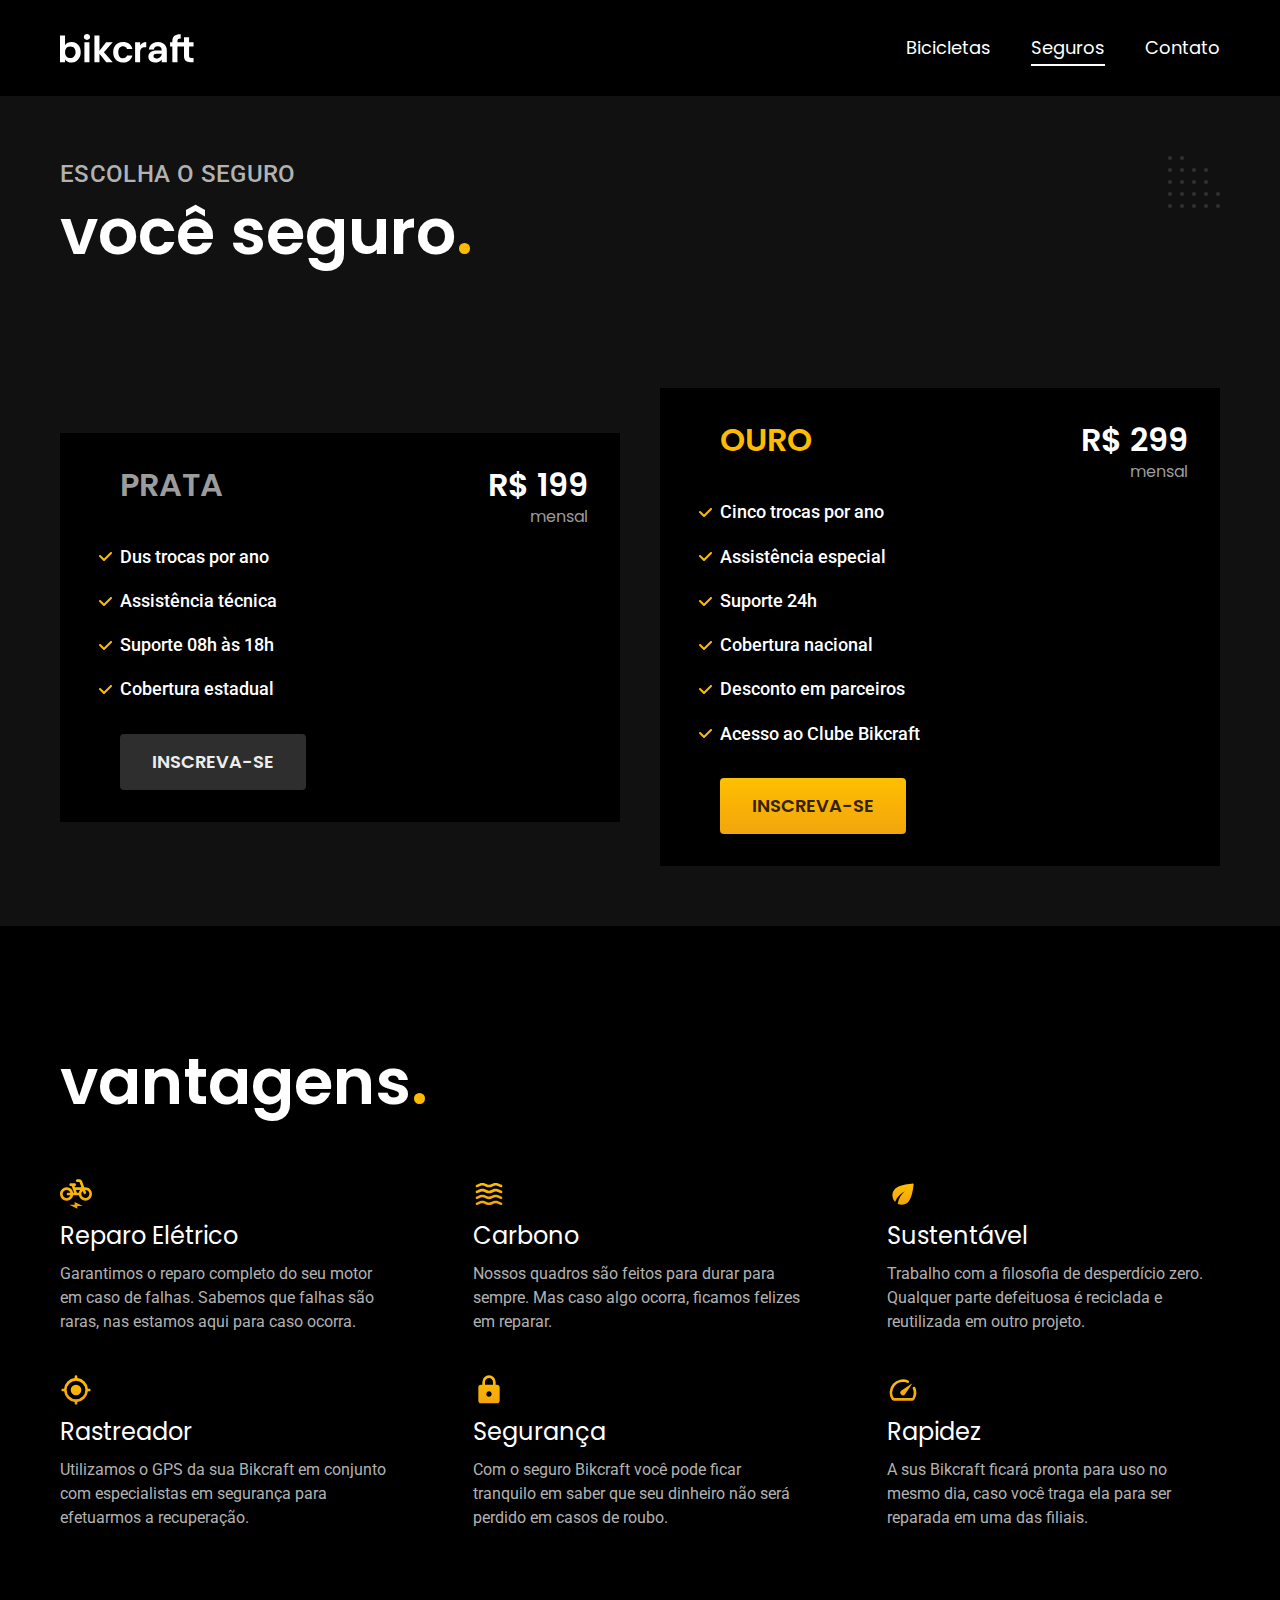
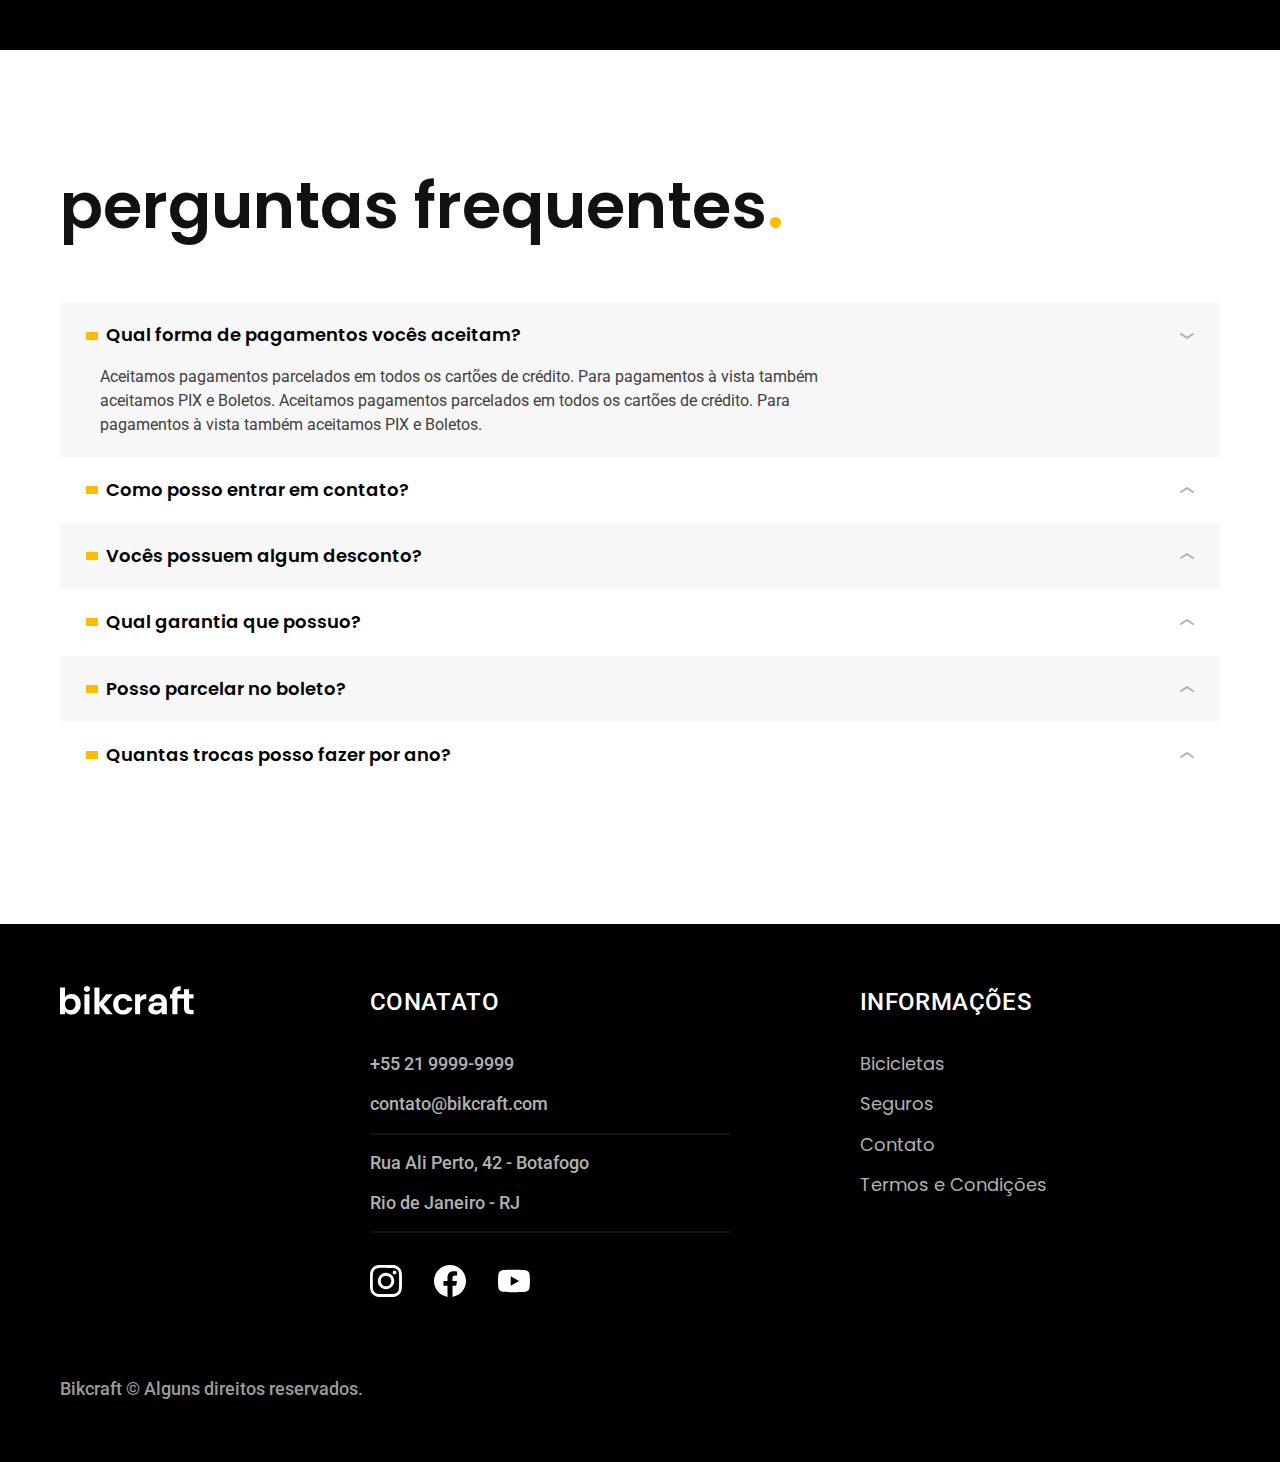
<file: seguros.html>
<!DOCTYPE html>

<html lang="pt-br">

<head>
  <meta charset="UTF-8">
  <meta name="viewport" content="width=device-width, initial-scale=1.0">
  <title>Seguros | Bikcraft</title>
  <meta name="description" content="Seguros.">

    <link rel="icon" href="./favicon.svg" type="image/svg+xml">
  <link rel="preload" href="./css/style.css" as="style">
  <link rel="stylesheet" href="./css/style.css">

  <script>document.documentElement.classList.add("js");</script>

 <link rel="preconnect" href="https://fonts.googleapis.com">
<link rel="preconnect" href="https://fonts.gstatic.com" crossorigin>
<link href="https://fonts.googleapis.com/css2?family=Merriweather:ital,wght@1,900&family=Poppins:wght@400;600&family=Roboto:wght@400;500&display=swap" rel="stylesheet">
</head>

<body id="seguros">
  <header class="header-bg">
    <div class="header container">
      <a href="./">
        <img src="./img/bikcraft.svg" width="136" height="32" alt="Bikcraft">
      </a>
      <nav aria-laber="primaria">
        <ul class="header-menu font-1-m cor-0">
          <li><a href="./bicicletas.html">Bicicletas</a></li>
          <li><a href="./seguros.html">Seguros</a></li>
          <li><a href="./contato.html">Contato</a></li>
        </ul>
      </nav>
    </div>
  </header>

  <main class="seguros-bg">
    <div class="titulo-bg">
      <div class="titulo container">
        <p class="font-2-l-b cor-5">Escolha o seguro</p>
        <h1 class="font-1-xxl cor-0">você seguro<span class="cor-p1">.</span></h1>
      </div>
    </div>

      <div class="seguros container">
        <div class="seguros-item fadeInLeft" data-anime="200">
          <h3 class="font-1-xl cor-6">PRATA</h3>
          <span class="font-1-xl cor-0">R$ 199 <span class="font-1-s cor-6">mensal</span></span>
          <ul class="font-2-m cor-0">
            <li>Dus trocas por ano</li>
            <li>Assistência técnica</li>
            <li>Suporte 08h às 18h</li>
            <li>Cobertura estadual</li>
          </ul>
          <a class="botao secundario" href="./orcamento.html?tipo=seguro&produto=prata">Inscreva-se</a>
        </div>
  
        <div class="seguros-item fadeInRight" data-anime="400">
          <h3 class="font-1-xl cor-p1">OURO</h3>
          <span class="font-1-xl cor-0">R$ 299 <span class="font-1-s cor-6">mensal</span></span>
          <ul class="font-2-m cor-0">
            <li>Cinco trocas por ano</li>
            <li>Assistência especial</li>
            <li>Suporte 24h</li>
            <li>Cobertura nacional</li>
            <li>Desconto em parceiros</li>
            <li>Acesso ao Clube Bikcraft</li>
          </ul>
          <a class="botao" href="./orcamento.html?tipo=seguro&produto=ouro">Inscreva-se</a>
        </div>
      </div>
  
  </main>

<article class="vantagens-bg">
  <div class="vantagens container">
    <h2 class="font-1-xxl cor-0">vantagens<span class="cor-p1">.</span></h2>
    <ul>
      <li>
        <img src="./img/icones/eletrica.svg" width="32" height="32" alt="">
        <h3 class="font-1-l cor-0">Reparo Elétrico</h3>
        <p class="font-2-s cor-5">Garantimos o reparo completo do seu motor em caso de falhas. Sabemos que falhas são raras, nas estamos aqui para caso ocorra.</p>
      </li>
      <li>
        <img src="./img/icones/carbono.svg" width="32" height="32" alt="">
        <h3 class="font-1-l cor-0">Carbono</h3>
        <p class="font-2-s cor-5">Nossos quadros são feitos para durar para sempre. Mas caso algo ocorra, ficamos felizes em reparar.</p>
      </li>
      <li>
        <img src="./img/icones/sustentavel.svg" width="32" height="32" alt="">
        <h3 class="font-1-l cor-0">Sustentável</h3>
        <p class="font-2-s cor-5">Trabalho com a filosofia de desperdício zero. Qualquer parte defeituosa é reciclada e reutilizada em outro projeto.</p>
      </li>
      <li>
        <img src="./img/icones/rastreador.svg" width="32" height="32" alt="">
        <h3 class="font-1-l cor-0">Rastreador</h3>
        <p class="font-2-s cor-5">Utilizamos o GPS da sua Bikcraft em conjunto com especialistas em segurança para efetuarmos a recuperação.</p>
      </li>
      <li>
        <img src="./img/icones/seguro.svg" width="32" height="32" alt="">
        <h3 class="font-1-l cor-0">Segurança</h3>
        <p class="font-2-s cor-5">Com o seguro Bikcraft você pode ficar tranquilo em saber que seu dinheiro não será perdido em casos de roubo.</p>
      </li>
      <li>
        <img src="./img/icones/velocidade.svg" width="32" height="32" alt="">
        <h3 class="font-1-l cor-0">Rapidez</h3>
        <p class="font-2-s cor-5">A sus Bikcraft ficará pronta para uso no mesmo dia, caso você traga ela para ser reparada em uma das filiais.</p>
      </li>
    </ul>
  </div>
</article>

<article class="perguntas container">
  <h2 class="font-1-xxl">perguntas frequentes<span class="cor-p1">.</span></h2>
  <dl>
    <div>
    <dt><button class="font-1-m-b" aria-controls="pergunta1" aria-expanded="true">Qual forma de pagamentos vocês aceitam?</button></dt>
    <dd id="pergunta1" class="font-2-s cor-9 ativa">Aceitamos pagamentos parcelados em todos os cartões de crédito. Para pagamentos à vista também aceitamos PIX e Boletos. Aceitamos pagamentos parcelados em todos os cartões de crédito. Para pagamentos à vista também aceitamos PIX e Boletos.</dd>
  </div>
  <div>
    <dt><button class="font-1-m-b" aria-controls="pergunta2" aria-expanded="false">Como posso entrar em contato?</button></dt>
    <dd id="pergunta2" class="font-2-s cor-9">Aceitamos pagamentos parcelados em todos os cartões de crédito. Para pagamentos à vista também aceitamos PIX e Boletos. Aceitamos pagamentos parcelados em todos os cartões de crédito. Para pagamentos à vista também aceitamos PIX e Boletos.</dd>
  </div>
  <div>
    <dt><button class="font-1-m-b" aria-controls="pergunta3" aria-expanded="false">Vocês possuem algum desconto?</button></dt>
    <dd id="pergunta3" class="font-2-s cor-9">Aceitamos pagamentos parcelados em todos os cartões de crédito. Para pagamentos à vista também aceitamos PIX e Boletos. Aceitamos pagamentos parcelados em todos os cartões de crédito. Para pagamentos à vista também aceitamos PIX e Boletos.</dd>
  </div>
  <div>
    <dt><button class="font-1-m-b" aria-controls="pergunta4" aria-expanded="false">Qual garantia que possuo?</button></dt>
    <dd id="pergunta4" class="font-2-s cor-9">Aceitamos pagamentos parcelados em todos os cartões de crédito. Para pagamentos à vista também aceitamos PIX e Boletos. Aceitamos pagamentos parcelados em todos os cartões de crédito. Para pagamentos à vista também aceitamos PIX e Boletos.</dd>
  </div>
  <div>
    <dt><button class="font-1-m-b" aria-controls="pergunta5" aria-expanded="false">Posso parcelar no boleto?</button></dt>
    <dd id="pergunta5" class="font-2-s cor-9">Aceitamos pagamentos parcelados em todos os cartões de crédito. Para pagamentos à vista também aceitamos PIX e Boletos. Aceitamos pagamentos parcelados em todos os cartões de crédito. Para pagamentos à vista também aceitamos PIX e Boletos.</dd>
  </div>
  <div>
    <dt><button class="font-1-m-b" aria-controls="pergunta6" aria-expanded="false">Quantas trocas posso fazer por ano?</button></dt>
    <dd id="pergunta6" class="font-2-s cor-9">Aceitamos pagamentos parcelados em todos os cartões de crédito. Para pagamentos à vista também aceitamos PIX e Boletos. Aceitamos pagamentos parcelados em todos os cartões de crédito. Para pagamentos à vista também aceitamos PIX e Boletos.</dd>
  </div>
  </dl>
</article>

  <footer class="footer-bg">
    <div class="footer container">
      <img src="./img/bikcraft.svg" width="136" height="32" alt="Bikcraft">
      <div class="footer-contato">
        <h3 class="font-2-l-b cor-0">Conatato</h3>
        <ul class="font-2-m cor-5">
          <li><a href="tel:+552199999999">+55 21 9999-9999</a></li>
          <li><a href="mailto:contato@bikcraft.com">contato@bikcraft.com</a></li>
          <li>Rua Ali Perto, 42 - Botafogo</li>
          <li>Rio de Janeiro - RJ</li>
        </ul>
        <div class="footer-redes">
          <a href="./">
            <img src="./img/redes/instagram.svg" width="32" height="32" alt="Instagram">
          </a>
          <a href="./">
            <img src="./img/redes/facebook.svg" width="32" height="32" alt="Facebook">
          </a>
          <a href="./">
            <img src="./img/redes/youtube.svg" width="32" height="32" alt="Youtube">
          </a>
        </div>
      </div>
      <div class="footer-informacoes">
        <h3 class="font-2-l-b cor-0">Informações</h3>
        <nav>
          <ul class="font-1-m cor-5">
            <li><a href="./bicicletas.html">Bicicletas</a></li>
            <li><a href="./seguros.html">Seguros</a></li>
            <li><a href="./contato.html">Contato</a></li>
            <li><a href="./termos.html">Termos e Condições</a></li>
          </ul>
        </nav>
      </div>
      <p class="footer-copy font-2-m cor-6">Bikcraft © Alguns direitos reservados.</p>
    </div>
  </footer>
<script src="./js/plugins/simple-anime.js"></script>
<script src="./js/script.js"></script>
</body>


</html>
</file>
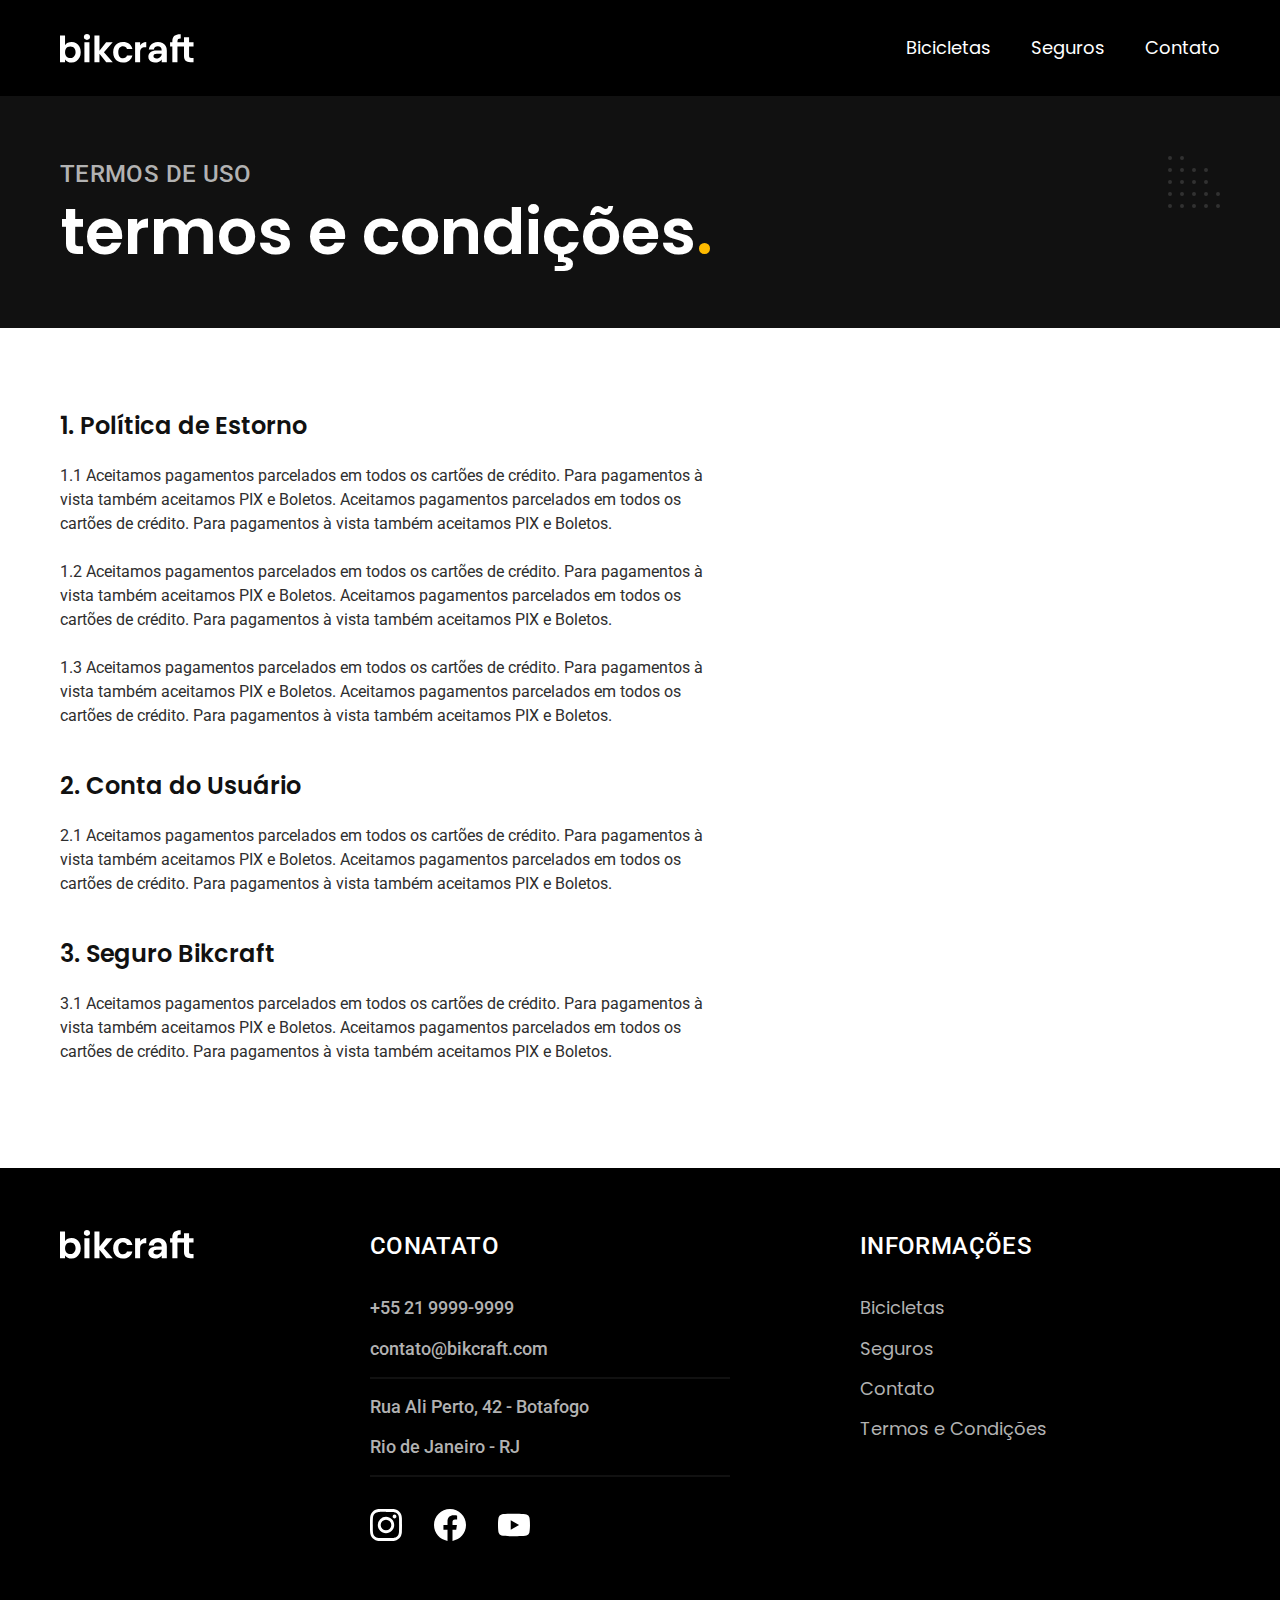
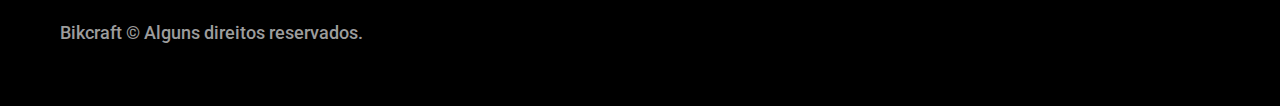
<file: termos.html>
<!DOCTYPE html>

<html lang="pt-br">

<head>
  <meta charset="UTF-8">
  <meta name="viewport" content="width=device-width, initial-scale=1.0">
  <title>Termos e Condições | Bikcraft</title>
  <meta name="description" content="Termos e condições.">

    <link rel="icon" href="./favicon.svg" type="image/svg+xml">
  <link rel="preload" href="./css/style.css" as="style">
  <link rel="stylesheet" href="./css/style.css">

  <script>document.documentElement.classList.add("js");</script>

 <link rel="preconnect" href="https://fonts.googleapis.com">
<link rel="preconnect" href="https://fonts.gstatic.com" crossorigin>
<link href="https://fonts.googleapis.com/css2?family=Merriweather:ital,wght@1,900&family=Poppins:wght@400;600&family=Roboto:wght@400;500&display=swap" rel="stylesheet">
</head>

<body id="termos">
  <header class="header-bg">
    <div class="header container">
      <a href="./">
        <img src="./img/bikcraft.svg" width="136" height="32" alt="Bikcraft">
      </a>
      <nav aria-laber="primaria">
        <ul class="header-menu font-1-m cor-0">
          <li><a href="./bicicletas.html">Bicicletas</a></li>
          <li><a href="./seguros.html">Seguros</a></li>
          <li><a href="./contato.html">Contato</a></li>
        </ul>
      </nav>
    </div>
  </header>

  <main>
    <div class="titulo-bg">
      <div class="titulo container">
        <p class="font-2-l-b cor-5">Termos de uso</p>
        <h1 class="font-1-xxl cor-0">termos e condições<span class="cor-p1">.</span></h1>
      </div>
    </div>

    <div class="termos font-2-s cor-10 container">
      <h2 class="font-1-l cor-11">1. Política de Estorno</h2>
      <p>1.1 Aceitamos pagamentos parcelados em todos os cartões de crédito. Para pagamentos à vista também aceitamos PIX e Boletos. Aceitamos pagamentos parcelados em todos os cartões de crédito. Para pagamentos à vista também aceitamos PIX e Boletos.</p>
      <p>1.2 Aceitamos pagamentos parcelados em todos os cartões de crédito. Para pagamentos à vista também aceitamos PIX e Boletos. Aceitamos pagamentos parcelados em todos os cartões de crédito. Para pagamentos à vista também aceitamos PIX e Boletos.</p>
      <p>1.3 Aceitamos pagamentos parcelados em todos os cartões de crédito. Para pagamentos à vista também aceitamos PIX e Boletos. Aceitamos pagamentos parcelados em todos os cartões de crédito. Para pagamentos à vista também aceitamos PIX e Boletos.</p>
      <h2 class="font-1-l cor-11">2. Conta do Usuário</h2>
      <p>2.1 Aceitamos pagamentos parcelados em todos os cartões de crédito. Para pagamentos à vista também aceitamos PIX e Boletos. Aceitamos pagamentos parcelados em todos os cartões de crédito. Para pagamentos à vista também aceitamos PIX e Boletos.</p>
      <h2 class="font-1-l cor-11">3. Seguro Bikcraft</h2>
      <p>3.1 Aceitamos pagamentos parcelados em todos os cartões de crédito. Para pagamentos à vista também aceitamos PIX e Boletos. Aceitamos pagamentos parcelados em todos os cartões de crédito. Para pagamentos à vista também aceitamos PIX e Boletos.</p>
    </div>
  </main>

  <footer class="footer-bg">
    <div class="footer container">
      <img src="./img/bikcraft.svg" width="136" height="32" alt="Bikcraft">
      <div class="footer-contato">
        <h3 class="font-2-l-b cor-0">Conatato</h3>
        <ul class="font-2-m cor-5">
          <li><a href="tel:+552199999999">+55 21 9999-9999</a></li>
          <li><a href="mailto:contato@bikcraft.com">contato@bikcraft.com</a></li>
          <li>Rua Ali Perto, 42 - Botafogo</li>
          <li>Rio de Janeiro - RJ</li>
        </ul>
        <div class="footer-redes">
          <a href="./">
            <img src="./img/redes/instagram.svg" width="32" height="32" alt="Instagram">
          </a>
          <a href="./">
            <img src="./img/redes/facebook.svg" width="32" height="32" alt="Facebook">
          </a>
          <a href="./">
            <img src="./img/redes/youtube.svg" width="32" height="32" alt="Youtube">
          </a>
        </div>
      </div>
      <div class="footer-informacoes">
        <h3 class="font-2-l-b cor-0">Informações</h3>
        <nav>
          <ul class="font-1-m cor-5">
            <li><a href="./bicicletas.html">Bicicletas</a></li>
            <li><a href="./seguros.html">Seguros</a></li>
            <li><a href="./contato.html">Contato</a></li>
            <li><a href="./termos.html">Termos e Condições</a></li>
          </ul>
        </nav>
      </div>
      <p class="footer-copy font-2-m cor-6">Bikcraft © Alguns direitos reservados.</p>
    </div>
  </footer>
<script src="./js/script.js"></script>
</body>


</html>
</file>
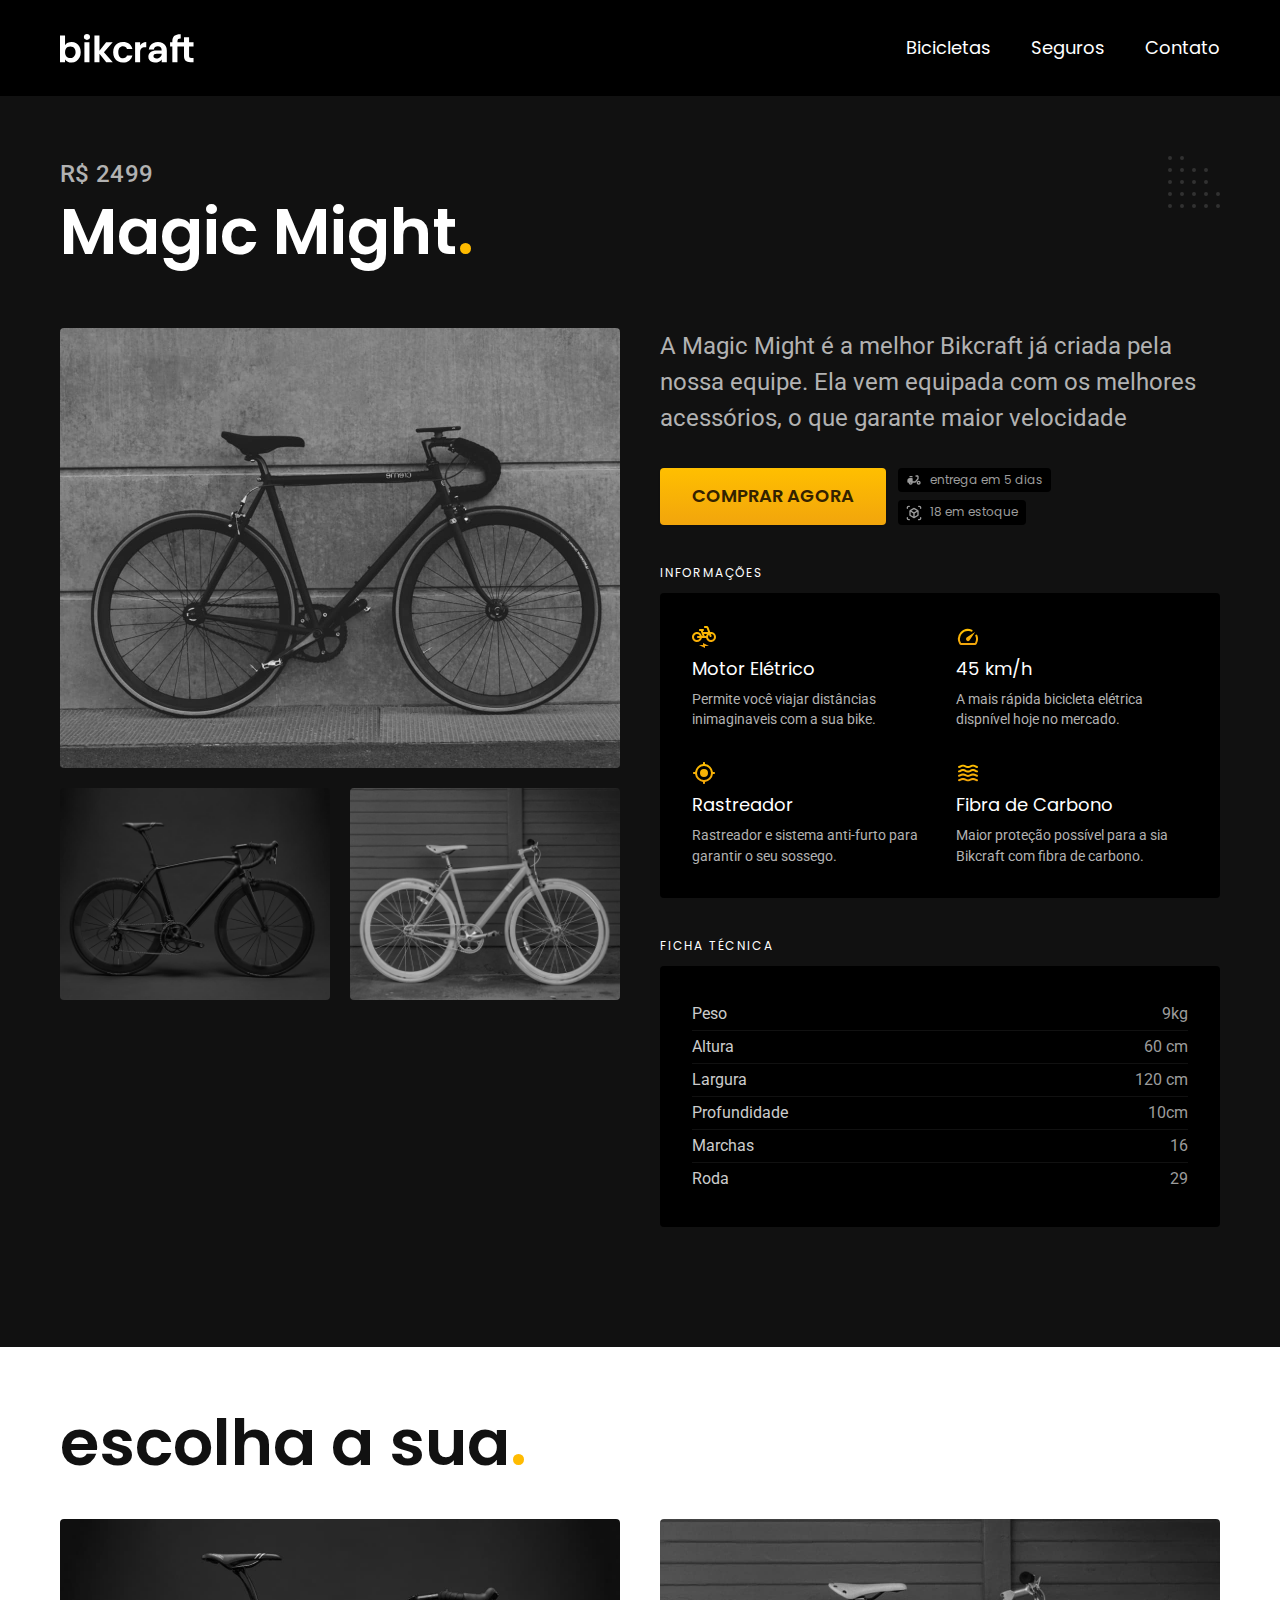
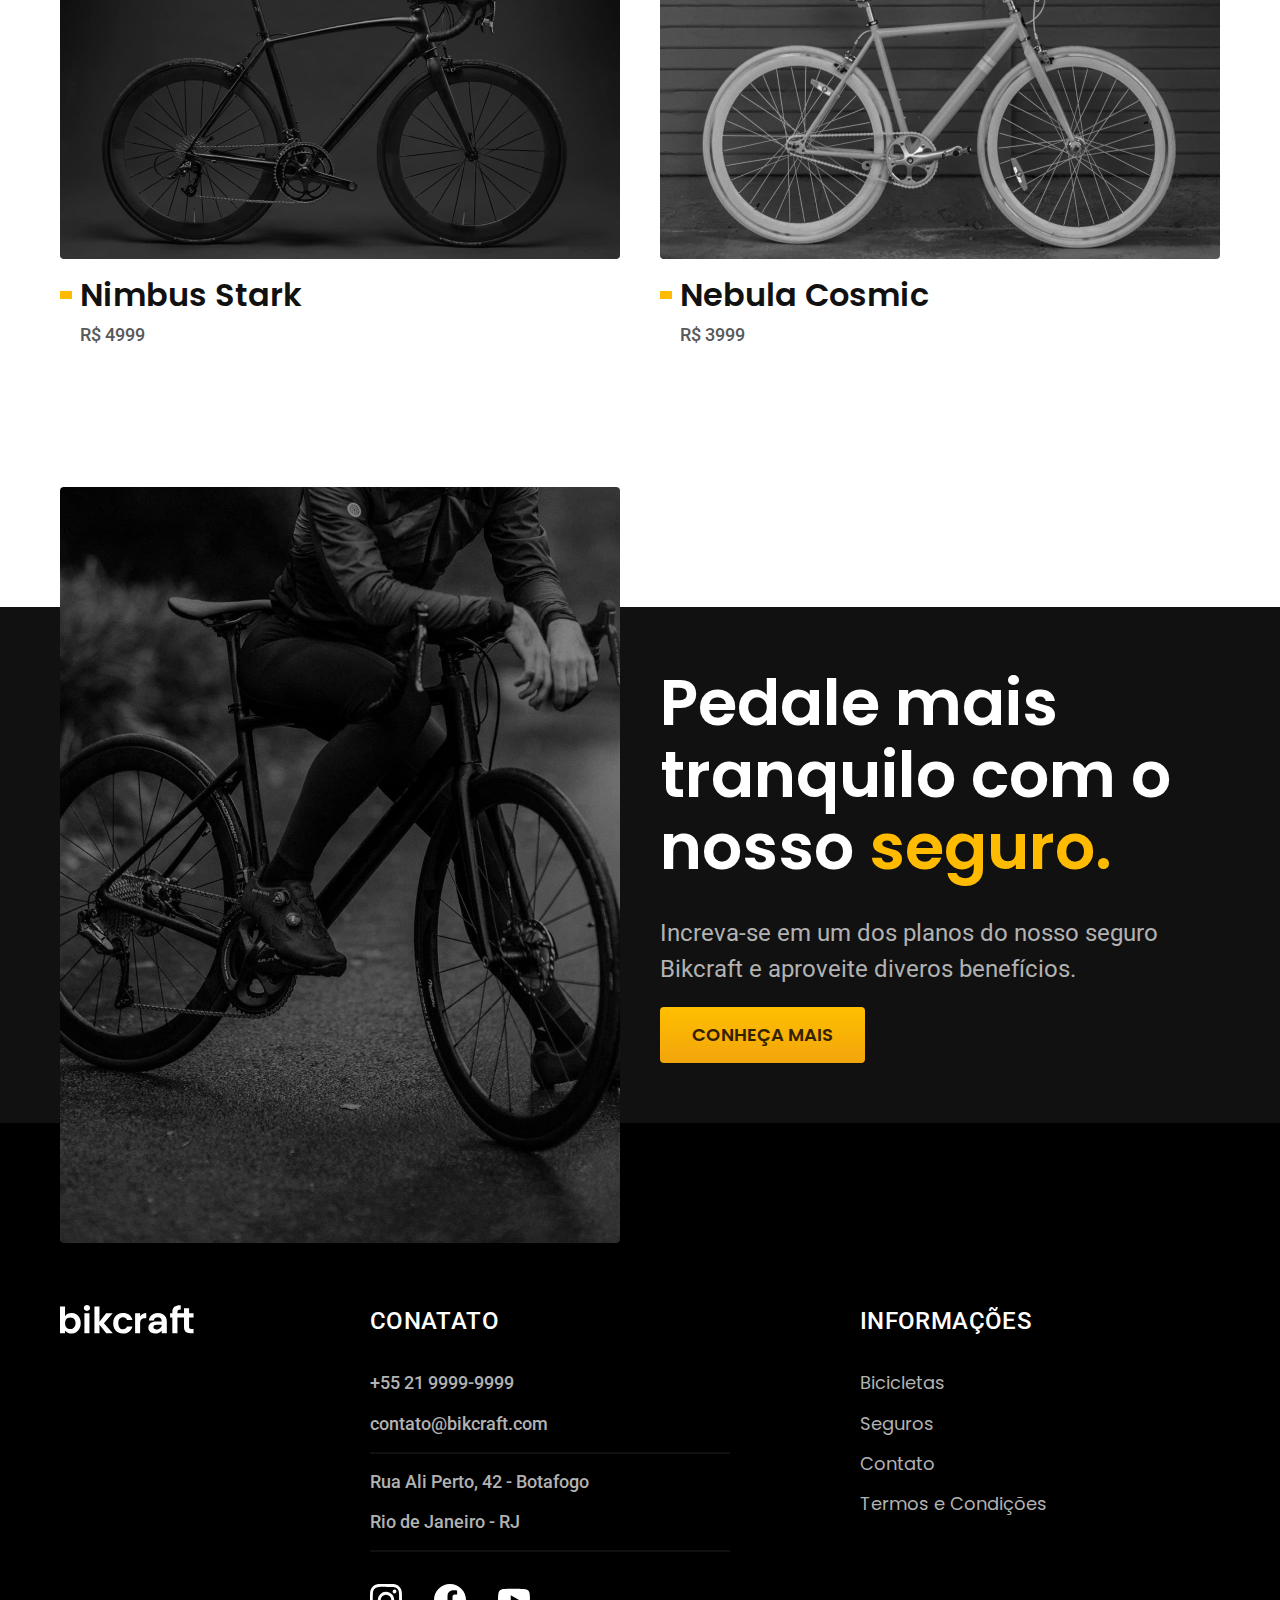
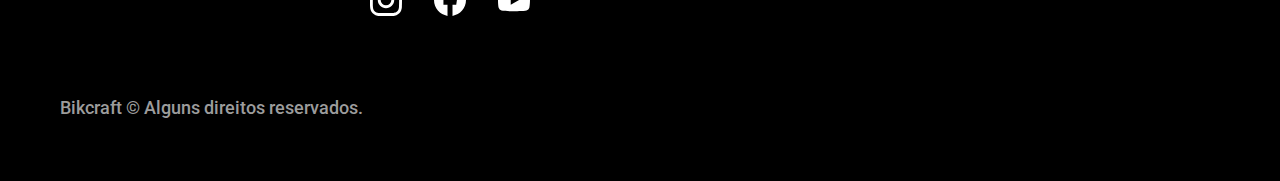
<file: bicicletas/magic.html>
<!DOCTYPE html>

<html lang="pt-br">

<head>
  <meta charset="UTF-8">
  <meta name="viewport" content="width=device-width, initial-scale=1.0">
  <title>Magic | Bikcraft</title>
  <meta name="description" content="Magic.">

  <link rel="icon" href="../favicon.svg" type="image/svg+xml">
  <link rel="stylesheet" href="../css/style.css">

  <script>document.documentElement.classList.add("js");</script>

 <link rel="preconnect" href="https://fonts.googleapis.com">
<link rel="preconnect" href="https://fonts.gstatic.com" crossorigin>
<link href="https://fonts.googleapis.com/css2?family=Merriweather:ital,wght@1,900&family=Poppins:wght@400;600&family=Roboto:wght@400;500&display=swap" rel="stylesheet">
</head>

<body id="bicicleta">
  <header class="header-bg">
    <div class="header container">
      <a href="../">
        <img src="../img/bikcraft.svg" width="136" height="32" alt="Bikcraft">
      </a>
      <nav aria-laber="primaria">
        <ul class="header-menu font-1-m cor-0">
          <li><a href="../biciletas.html">Bicicletas</a></li>
          <li><a href="../seguros.html">Seguros</a></li>
          <li><a href="../contato.html">Contato</a></li>
        </ul>
      </nav>
    </div>
  </header>

  <main class="titulo-bg">
    <div>
      <div class="titulo container">
        <p class="font-2-l-b cor-5">R$ 2499</p>
        <h1 class="font-1-xxl cor-0">Magic Might<span class="cor-p1">.</span></h1>
      </div>
    </div>
    <div class="bicicleta container">
      <div class="bicicleta-imagens">
        <img src="../img/bicicleta/nimbus2.jpg" width="1120" height="880" alt="Bicicleta 1">
        <img src="../img/bicicleta/nimbus1.jpg" width="1120" height="880" alt="Bicicleta 2">
        <img src="../img/bicicleta/nimbus3.jpg" width="1120" height="880" alt="Bicicleta 3">
      </div>
      <div class="bicicleta-conteudo">
        <p class="font-2-l cor-5">A Magic Might é a melhor Bikcraft já criada pela nossa equipe. Ela vem equipada com os melhores acessórios, o que garante maior velocidade</p>
        <div class="bicicleta-comprar">
          <a class="botao" href="../orcamento.html?tipo=bikcraft&produto=magic">Comprar Agora</a>
          <span class="font-1-xs cor-6"><img src="../img/icones/entrega.svg" width="16" height="16" alt="">entrega em 5 dias</span>
          <span class="font-1-xs cor-6"><img src="../img/icones/estoque.svg" width="16" height="16" alt="">18 em estoque</span>
      </div>
      <h2 class="font-1-xs cor-0">Informações</h2>
      <ul class="bicicleta-informacoes">
        <li>
          <img src="../img/icones/eletrica.svg" width="32" height="32" alt="">
          <h3 class="font-1-m cor-0">Motor Elétrico</h3>
          <p class="font-2-xs cor-5">Permite você viajar distâncias inimaginaveis com a sua bike.</p>
        </li>
        <li>
          <img src="../img/icones/velocidade.svg" width="32" height="32" alt="">
          <h3 class="font-1-m cor-0">45 km/h</h3>
          <p class="font-2-xs cor-5">A mais rápida bicicleta elétrica dispnível hoje no mercado.</p>
        </li>
        <li>
          <img src="../img/icones/rastreador.svg" width="32" height="32" alt="">
          <h3 class="font-1-m cor-0">Rastreador</h3>
          <p class="font-2-xs cor-5">Rastreador e sistema anti-furto para garantir o seu sossego.</p>
        </li>
        <li>
          <img src="../img/icones/carbono.svg" width="32" height="32" alt="">
          <h3 class="font-1-m cor-0">Fibra de Carbono</h3>
          <p class="font-2-xs cor-5">Maior proteção possível para a sia Bikcraft com fibra de carbono.</p>
        </li>
      </ul>
      <h2 class="font-1-xs cor-0">Ficha Técnica</h2>
      <ul class="bicicleta-ficha font-2-s cor-4">
        <li>Peso <span>9kg</span></li>
        <li>Altura <span>60 cm</span></li>
        <li>Largura <span>120 cm</span></li>
        <li>Profundidade <span>10cm</span></li>
        <li>Marchas <span>16</span></li>
        <li>Roda <span>29</span></li>
      </ul>
    </div>
    </div>
  </main>

  <article class="bicicletas-listas container">
    <h2 class="font-1-xxl">escolha a sua<span class="cor-p1">.</span></h2>

    <ul>
      <li>
        <a href="./nimbus.html">
          <img src="../img/bicicletas/nimbus.jpg" width="1120" height="680" alt="Bicicleta preta">
          <h3 class="font-1-xl">Nimbus Stark</h3>
          <span class="font-2-m cor-8">R$ 4999</span>
        </a>
      </li>
      <li>
        <a href="./nebula.html">
          <img src="../img/bicicletas/nebula.jpg" width="1120" height="680" alt="Bicicleta preta">
          <h3 class="font-1-xl">Nebula Cosmic</h3>
          <span class="font-2-m cor-8">R$ 3999</span>
        </a>
      </li>
    </ul>
  </article>

<article class="seguro-bg">
  <div class="seguro container">
    <div class="seguro-imagem">
      <img src="../img/fotos/seguros.jpg" width="1360" height="1512" alt="Pessoa parada em cima de uma bicicleta.">
    </div>
    <div class="seguro-conteudo">
      <h2 class="font-1-xxl cor-0">Pedale mais tranquilo com o nosso <span class="cor-p1">seguro.</span></h2>
      <p class="font-2-l cor-5">Increva-se em um dos planos do nosso seguro Bikcraft e aproveite diveros benefícios.</p>
      <a class="botao" href="../seguros.html">Conheça Mais</a>
    </div>
  </div>
</article>

  <footer class="footer-bg">
    <div class="footer container">
      <img src="../img/bikcraft.svg" width="136" height="32" alt="Bikcraft">
      <div class="footer-contato">
        <h3 class="font-2-l-b cor-0">Conatato</h3>
        <ul class="font-2-m cor-5">
          <li><a href="tel:+552199999999">+55 21 9999-9999</a></li>
          <li><a href="mailto:contato@bikcraft.com">contato@bikcraft.com</a></li>
          <li>Rua Ali Perto, 42 - Botafogo</li>
          <li>Rio de Janeiro - RJ</li>
        </ul>
        <div class="footer-redes">
          <a href="../">
            <img src="../img/redes/instagram.svg" width="32" height="32" alt="Instagram">
          </a>
          <a href="../">
            <img src="../img/redes/facebook.svg" width="32" height="32" alt="Facebook">
          </a>
          <a href="../">
            <img src="../img/redes/youtube.svg" width="32" height="32" alt="Youtube">
          </a>
        </div>
      </div>
      <div class="footer-informacoes">
        <h3 class="font-2-l-b cor-0">Informações</h3>
        <nav>
          <ul class="font-1-m cor-5">
            <li><a href="../bicicletas.html">Bicicletas</a></li>
            <li><a href="../seguros.html">Seguros</a></li>
            <li><a href="../contato.html">Contato</a></li>
            <li><a href="../termos.html">Termos e Condições</a></li>
          </ul>
        </nav>
      </div>
      <p class="footer-copy font-2-m cor-6">Bikcraft © Alguns direitos reservados.</p>
    </div>
  </footer>
<script src="../js/script.js"></script>
</body>


</html>
</file>
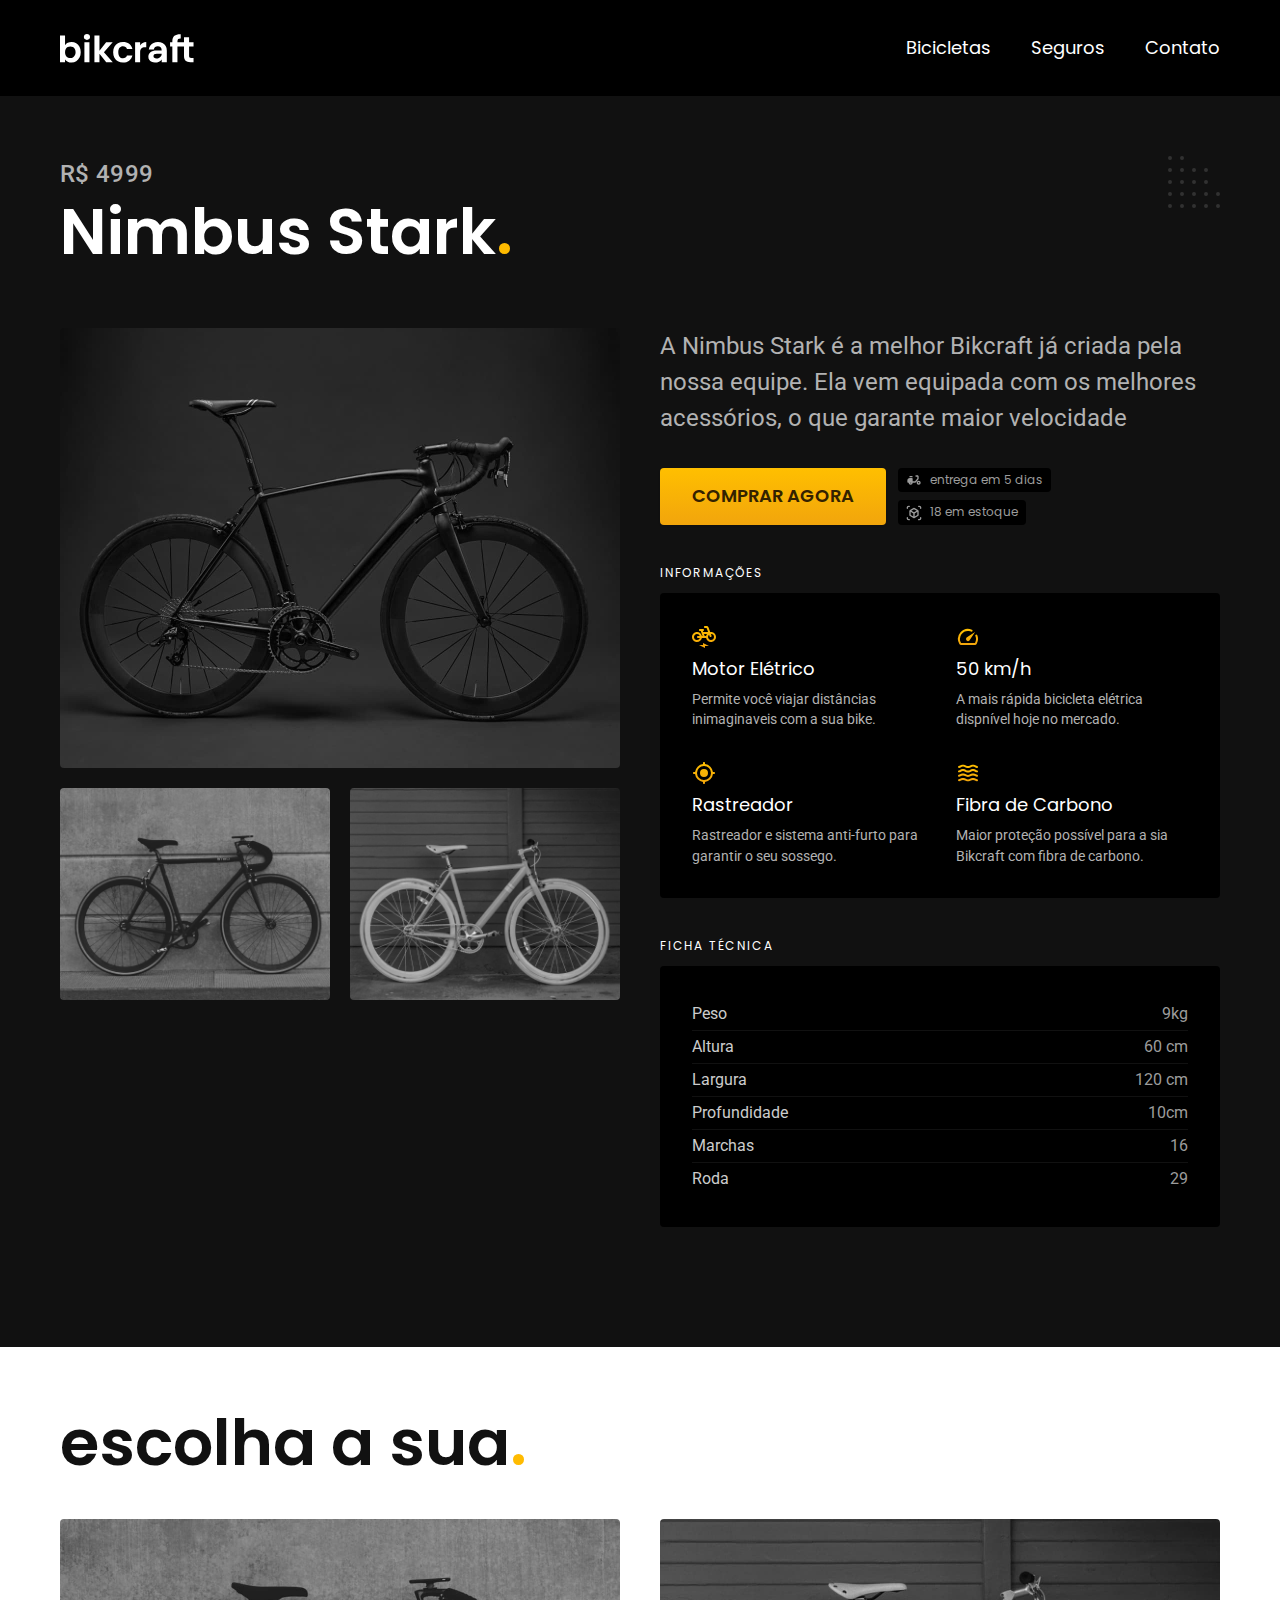
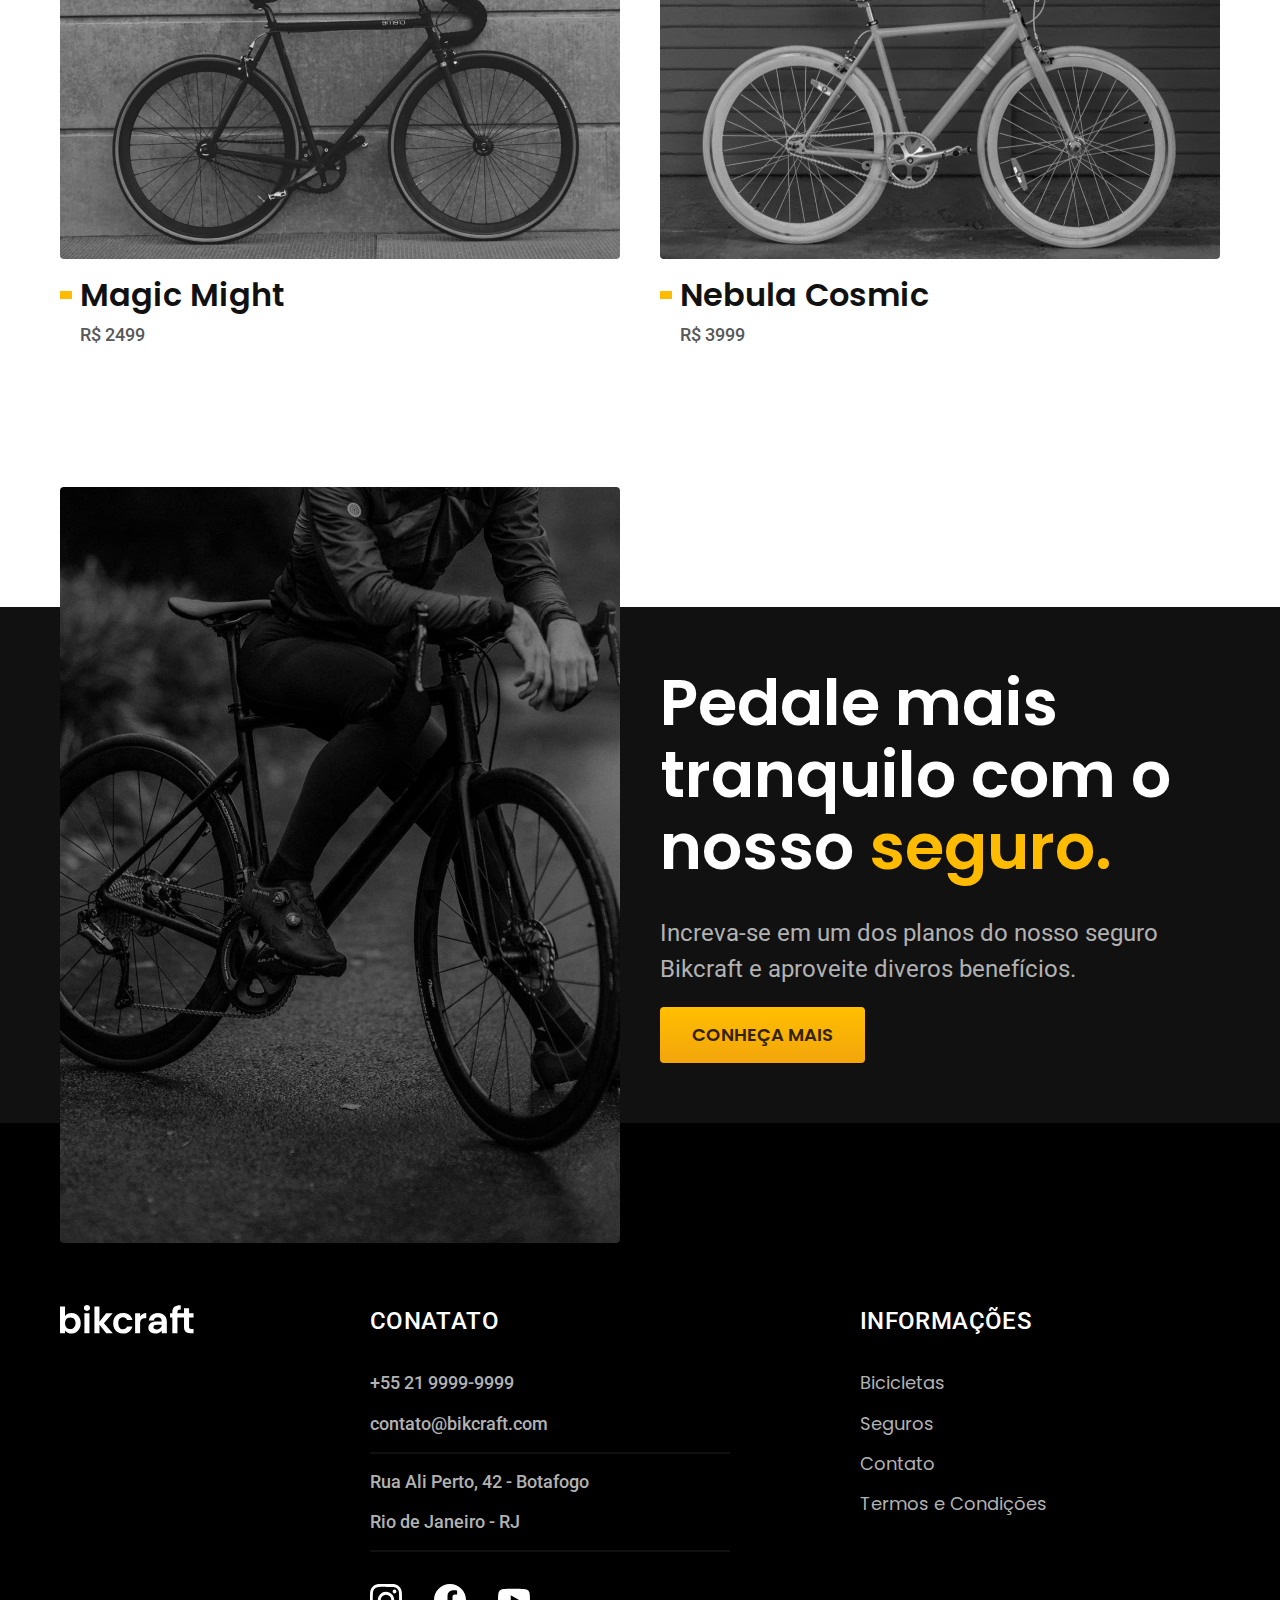
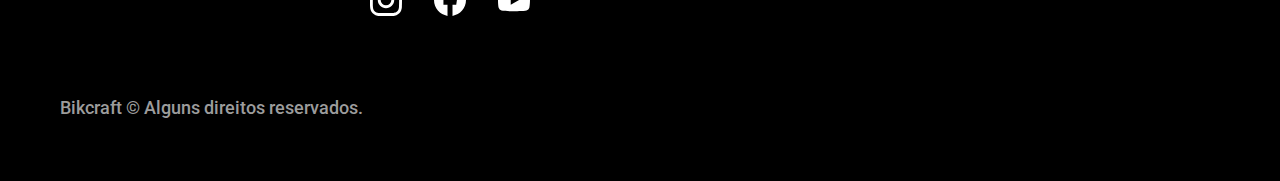
<file: bicicletas/nimbus.html>
<!DOCTYPE html>

<html lang="pt-br">

<head>
  <meta charset="UTF-8">
  <meta name="viewport" content="width=device-width, initial-scale=1.0">
  <title>Nimbus | Bikcraft</title>
  <meta name="description" content="Nimbus.">

  <link rel="icon" href="../favicon.svg" type="image/svg+xml">
  <link rel="stylesheet" href="../css/style.css">

  <script>document.documentElement.classList.add("js");</script>

 <link rel="preconnect" href="https://fonts.googleapis.com">
<link rel="preconnect" href="https://fonts.gstatic.com" crossorigin>
<link href="https://fonts.googleapis.com/css2?family=Merriweather:ital,wght@1,900&family=Poppins:wght@400;600&family=Roboto:wght@400;500&display=swap" rel="stylesheet">
</head>

<body id="bicicleta">
  <header class="header-bg">
    <div class="header container">
      <a href="../">
        <img src="../img/bikcraft.svg" width="136" height="32" alt="Bikcraft">
      </a>
      <nav aria-laber="primaria">
        <ul class="header-menu font-1-m cor-0">
          <li><a href="../biciletas.html">Bicicletas</a></li>
          <li><a href="../seguros.html">Seguros</a></li>
          <li><a href="../contato.html">Contato</a></li>
        </ul>
      </nav>
    </div>
  </header>

  <main class="titulo-bg">
    <div>
      <div class="titulo container">
        <p class="font-2-l-b cor-5">R$ 4999</p>
        <h1 class="font-1-xxl cor-0">Nimbus Stark<span class="cor-p1">.</span></h1>
      </div>
    </div>
    <div class="bicicleta container">
      <div class="bicicleta-imagens">
        <img src="../img/bicicleta/nimbus1.jpg" width="1120" height="880" alt="Bicicleta 1">
        <img src="../img/bicicleta/nimbus2.jpg" width="1120" height="880" alt="Bicicleta 2">
        <img src="../img/bicicleta/nimbus3.jpg" width="1120" height="880" alt="Bicicleta 3">
      </div>
      <div class="bicicleta-conteudo">
        <p class="font-2-l cor-5">A Nimbus Stark é a melhor Bikcraft já criada pela nossa equipe. Ela vem equipada com os melhores acessórios, o que garante maior velocidade</p>
        <div class="bicicleta-comprar">
          <a class="botao" href="../orcamento.html?tipo=bikcraft&produto=nimbus">Comprar Agora</a>
          <span class="font-1-xs cor-6"><img src="../img/icones/entrega.svg" width="16" height="16" alt="">entrega em 5 dias</span>
          <span class="font-1-xs cor-6"><img src="../img/icones/estoque.svg" width="16" height="16" alt="">18 em estoque</span>
      </div>
      <h2 class="font-1-xs cor-0">Informações</h2>
      <ul class="bicicleta-informacoes">
        <li>
          <img src="../img/icones/eletrica.svg" width="32" height="32" alt="">
          <h3 class="font-1-m cor-0">Motor Elétrico</h3>
          <p class="font-2-xs cor-5">Permite você viajar distâncias inimaginaveis com a sua bike.</p>
        </li>
        <li>
          <img src="../img/icones/velocidade.svg" width="32" height="32" alt="">
          <h3 class="font-1-m cor-0">50 km/h</h3>
          <p class="font-2-xs cor-5">A mais rápida bicicleta elétrica dispnível hoje no mercado.</p>
        </li>
        <li>
          <img src="../img/icones/rastreador.svg" width="32" height="32" alt="">
          <h3 class="font-1-m cor-0">Rastreador</h3>
          <p class="font-2-xs cor-5">Rastreador e sistema anti-furto para garantir o seu sossego.</p>
        </li>
        <li>
          <img src="../img/icones/carbono.svg" width="32" height="32" alt="">
          <h3 class="font-1-m cor-0">Fibra de Carbono</h3>
          <p class="font-2-xs cor-5">Maior proteção possível para a sia Bikcraft com fibra de carbono.</p>
        </li>
      </ul>
      <h2 class="font-1-xs cor-0">Ficha Técnica</h2>
      <ul class="bicicleta-ficha font-2-s cor-4">
        <li>Peso <span>9kg</span></li>
        <li>Altura <span>60 cm</span></li>
        <li>Largura <span>120 cm</span></li>
        <li>Profundidade <span>10cm</span></li>
        <li>Marchas <span>16</span></li>
        <li>Roda <span>29</span></li>
      </ul>
    </div>
    </div>
  </main>

  <article class="bicicletas-listas container">
    <h2 class="font-1-xxl">escolha a sua<span class="cor-p1">.</span></h2>

    <ul>
      <li>
        <a href="./magic.html">
          <img src="../img/bicicletas/magic.jpg" width="1120" height="680" alt="Bicicleta preta">
          <h3 class="font-1-xl">Magic Might</h3>
          <span class="font-2-m cor-8">R$ 2499</span>
        </a>
      </li>
      <li>
        <a href="./nebula.html">
          <img src="../img/bicicletas/nebula.jpg" width="1120" height="680" alt="Bicicleta preta">
          <h3 class="font-1-xl">Nebula Cosmic</h3>
          <span class="font-2-m cor-8">R$ 3999</span>
        </a>
      </li>
    </ul>
  </article>

<article class="seguro-bg">
  <div class="seguro container">
    <div class="seguro-imagem">
      <img src="../img/fotos/seguros.jpg" width="1360" height="1512" alt="Pessoa parada em cima de uma bicicleta.">
    </div>
    <div class="seguro-conteudo">
      <h2 class="font-1-xxl cor-0">Pedale mais tranquilo com o nosso <span class="cor-p1">seguro.</span></h2>
      <p class="font-2-l cor-5">Increva-se em um dos planos do nosso seguro Bikcraft e aproveite diveros benefícios.</p>
      <a class="botao" href="../seguros.html">Conheça Mais</a>
    </div>
  </div>
</article>

  <footer class="footer-bg">
    <div class="footer container">
      <img src="../img/bikcraft.svg" width="136" height="32" alt="Bikcraft">
      <div class="footer-contato">
        <h3 class="font-2-l-b cor-0">Conatato</h3>
        <ul class="font-2-m cor-5">
          <li><a href="tel:+552199999999">+55 21 9999-9999</a></li>
          <li><a href="mailto:contato@bikcraft.com">contato@bikcraft.com</a></li>
          <li>Rua Ali Perto, 42 - Botafogo</li>
          <li>Rio de Janeiro - RJ</li>
        </ul>
        <div class="footer-redes">
          <a href="../">
            <img src="../img/redes/instagram.svg" width="32" height="32" alt="Instagram">
          </a>
          <a href="../">
            <img src="../img/redes/facebook.svg" width="32" height="32" alt="Facebook">
          </a>
          <a href="../">
            <img src="../img/redes/youtube.svg" width="32" height="32" alt="Youtube">
          </a>
        </div>
      </div>
      <div class="footer-informacoes">
        <h3 class="font-2-l-b cor-0">Informações</h3>
        <nav>
          <ul class="font-1-m cor-5">
            <li><a href="../bicicletas.html">Bicicletas</a></li>
            <li><a href="../seguros.html">Seguros</a></li>
            <li><a href="../contato.html">Contato</a></li>
            <li><a href="../termos.html">Termos e Condições</a></li>
          </ul>
        </nav>
      </div>
      <p class="footer-copy font-2-m cor-6">Bikcraft © Alguns direitos reservados.</p>
    </div>
  </footer>
<script src="../js/script.js"></script>
</body>


</html>
</file>
<file: css/style.css>
@import "./global/global.css";
@import ".//utilidades/tipografia.css";
@import ".//utilidades/cores.css";

@import "./global/header.css";
@import "./global/footer.css";

/* Utilidades */
@import "./utilidades/componentes.css";
@import "./utilidades/formulario.css";
@import "./utilidades/animacao.css";

/* Home */
@import "./home/introducao.css";
@import "./home/tecnologia.css";
@import "./home/parceiros.css";
@import "./home/depoimento.css";

/* Bicicletas */
@import "./bicicletas/bicicletas-lista.css";
@import "./bicicletas/bicicletas.css";

/* Bicicleta */
@import "./bicicleta/bicicleta.css";
@import "./bicicleta/seguro.css";

/* Seguros */
@import "./seguros/seguros.css";
@import "./seguros/vantagens.css";
@import "./seguros/perguntas.css";

/* Contato */
@import "./contato/contato.css";
@import "./contato/lojas.css";

/* Orcamento */
@import "./orcamento/orcamento.css";

/* Termos */
@import "./termos/termos.css";
</file>
